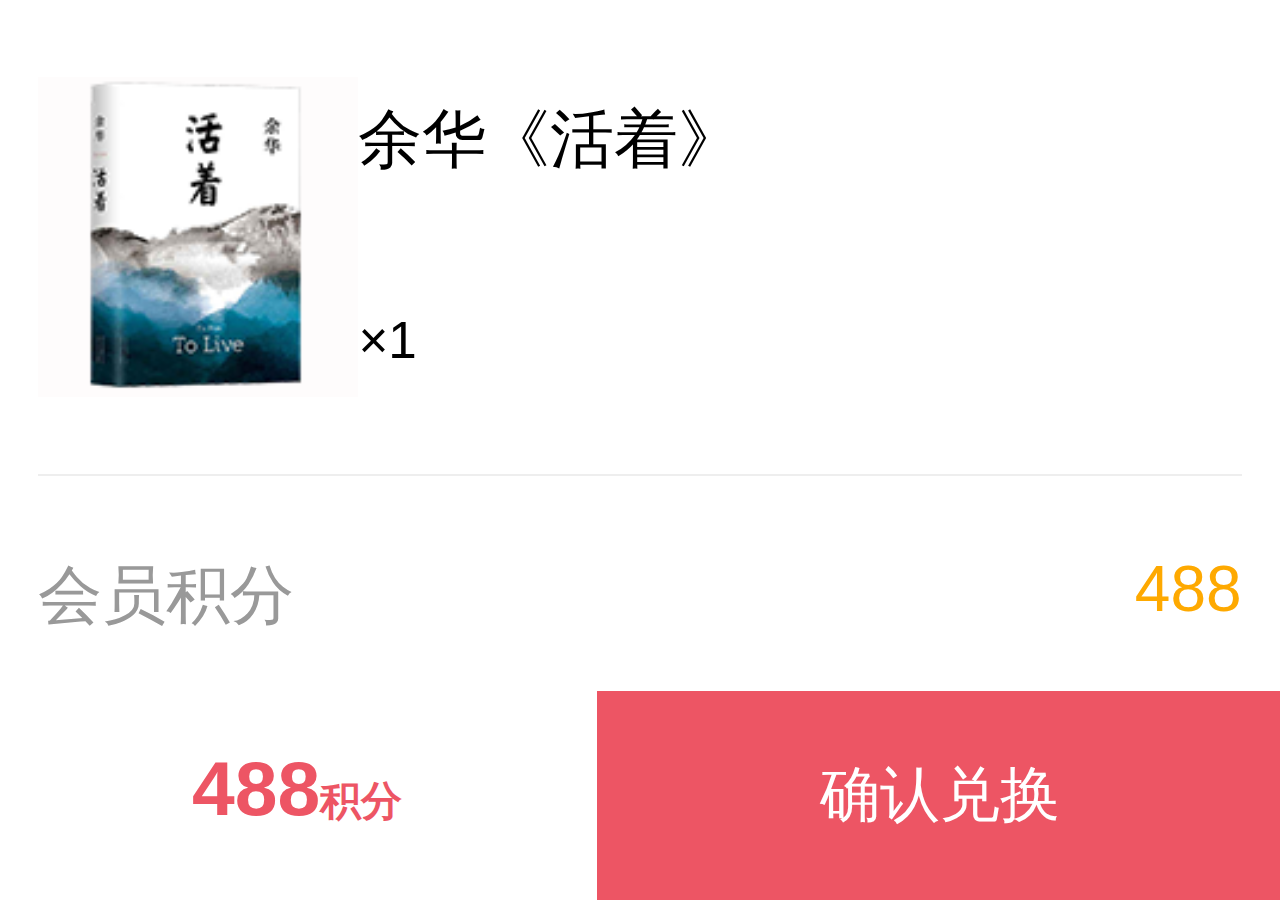
<file: html/confirm.html>
<!DOCTYPE html>
<html lang="en">
<head>
    <meta charset="UTF-8">
    <meta name="viewport" content="width=device-width, maximum-scale=1, minimum-scale=1, user-scalable=no">
    <title>积分换购</title>
    <script src="../js/flex.js"></script>
    <link rel="stylesheet" href="../css/reset.css">
    <link rel="stylesheet" href="../css/confirm.css">
</head>
<body>
    <div class="content">
        <div class="box">
        <img src="../images/exchangeGoods.png" alt="" class="exchangeGoods">
        <div class="infoMain">
            <p>余华《活着》</p>
            <p class="num">×1</p>
        </div>

        </div>
        <div class="need">
            <span class="title">会员积分</span>
            <span class="price">488</span>
        </div>
    </div>
    <div class="buyBox">
        <div class="buyLeft">

            <span class="num2">488<span class="unit2">积分</span></span>
        </div>
        <a class="sendBuy canBuy" href="submit.html">确认兑换</a>
    </div>
</body>
</html>
</file>
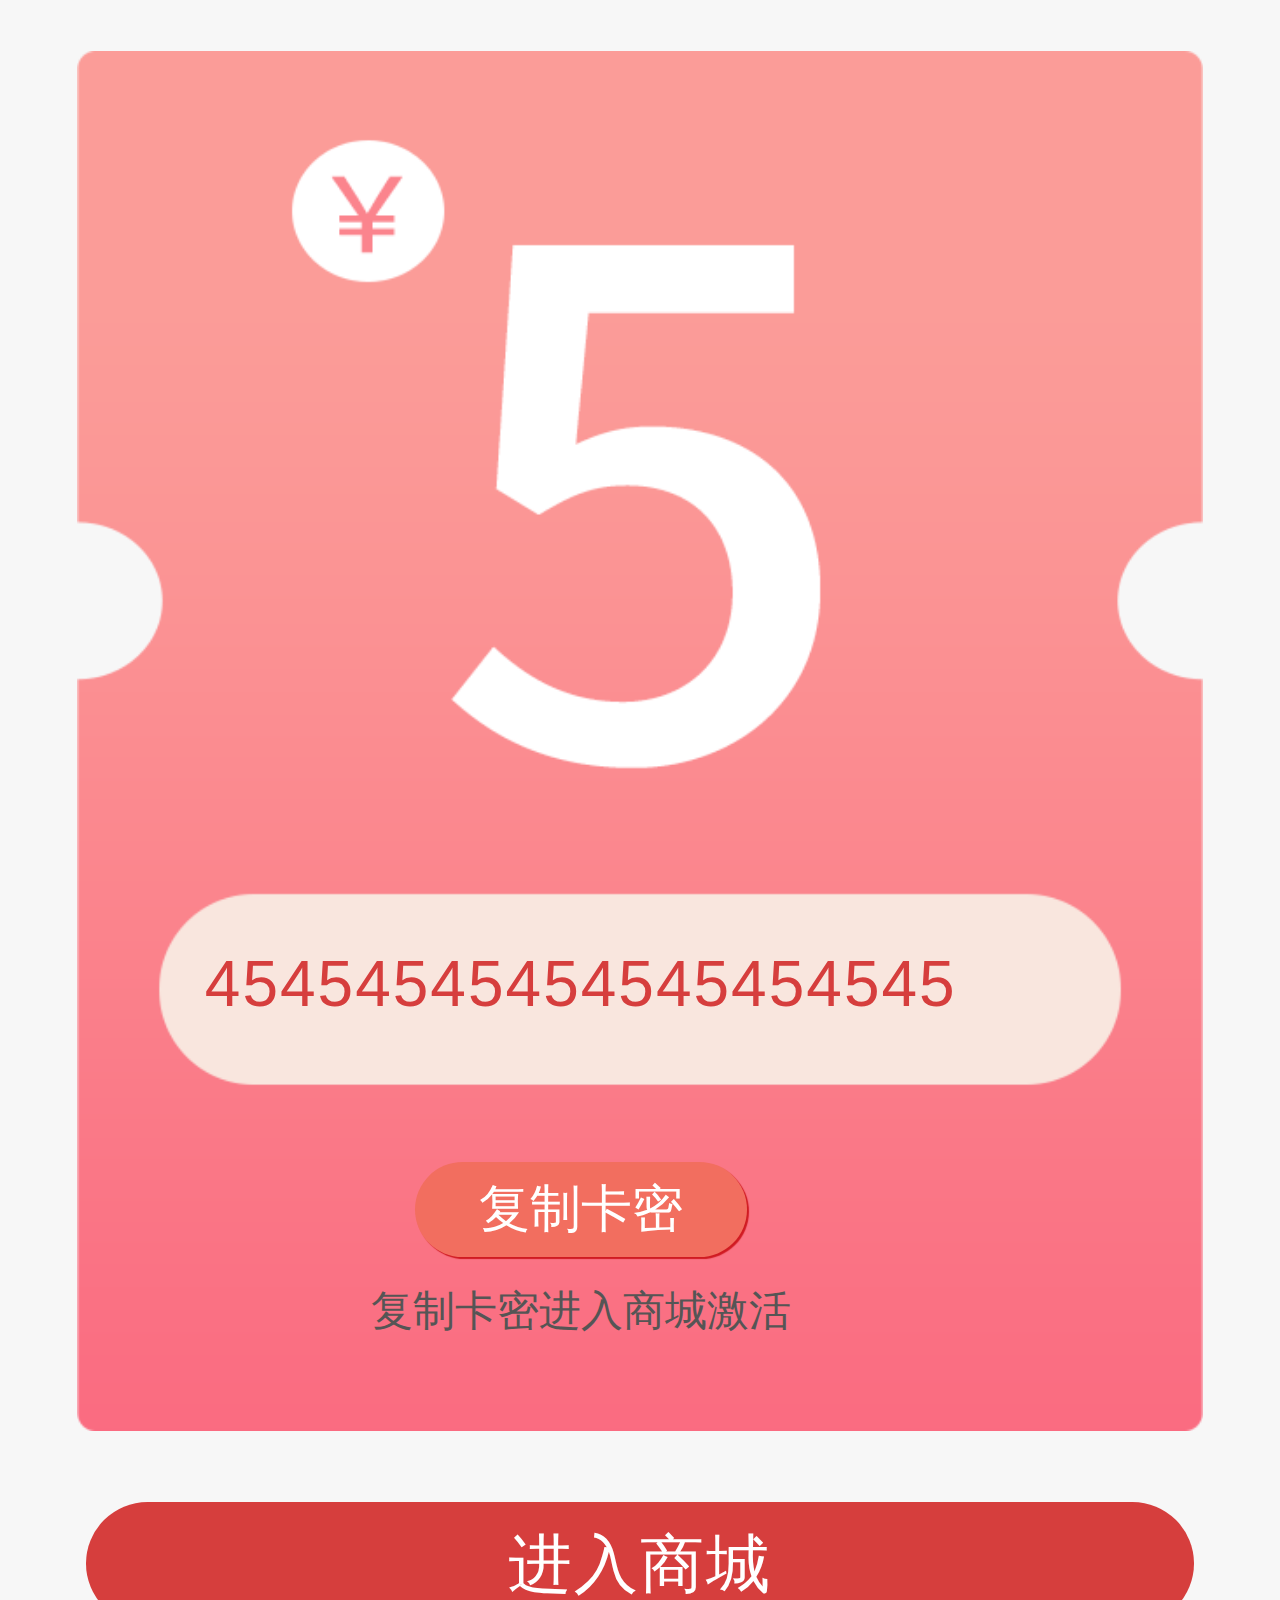
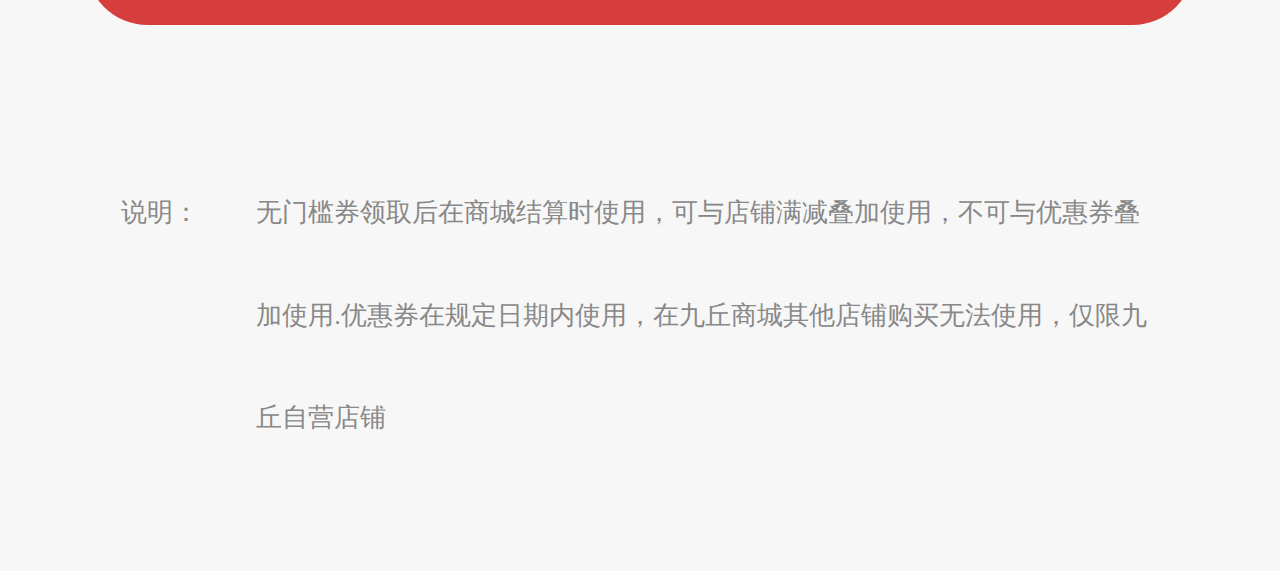
<file: html/coupon.html>
<!DOCTYPE html>
<html lang="en">
<head>
    <meta charset="UTF-8">
    <meta name="viewport" content="width=device-width, maximum-scale=1, minimum-scale=1, user-scalable=no">
    <title>换购成功</title>
    <script src="../js/flex.js"></script>
    <script src="../js/jquery.min.js"></script>
    <script src="../js/clipboard.min.js"></script>
    <link rel="stylesheet" href="../css/reset.css">
    <link rel="stylesheet" href="../css/exchanged.css">
</head>
<body>
    <div class="header">
        <img class="headerImg" src="../images/rmb5.png" alt="">
        <div class="prizeBox">
            <div class="prize" id="copyVal">45454545454545454545</div>
            <button class="copy" data-clipboard-action="copy" data-clipboard-target="#copyVal">复制卡密</button>
            <p class="tips">复制卡密进入商城激活</p>
        </div>
    </div>
    <div class="content">
        <a href="http://www.joqiu.com.cn/wap/tmpl/member/voucher_pwex.html" class="toShop">进入商城</a>
        <div class="tips2">
            <span class="tipsHead">说明：</span>
            <span class="tipsMain">无门槛券领取后在商城结算时使用，可与店铺满减叠加使用，不可与优惠券叠加使用.优惠券在规定日期内使用，在九丘商城其他店铺购买无法使用，仅限九丘自营店铺</span>
        </div>
    </div>
    <script>
        var clipboard = new ClipboardJS('.copy');

        clipboard.on('success', function(e) {
            console.info('Action:', e.action);
            console.info('Text:', e.text);
            console.info('Trigger:', e.trigger);
            alert("复制成功")
            e.clearSelection();
        });

        clipboard.on('error', function(e) {
            console.error('Action:', e.action);
            console.error('Trigger:', e.trigger);
            alert('复制失败，请手动复制兑换码')
        });
    </script>
</body>
</html>
</file>
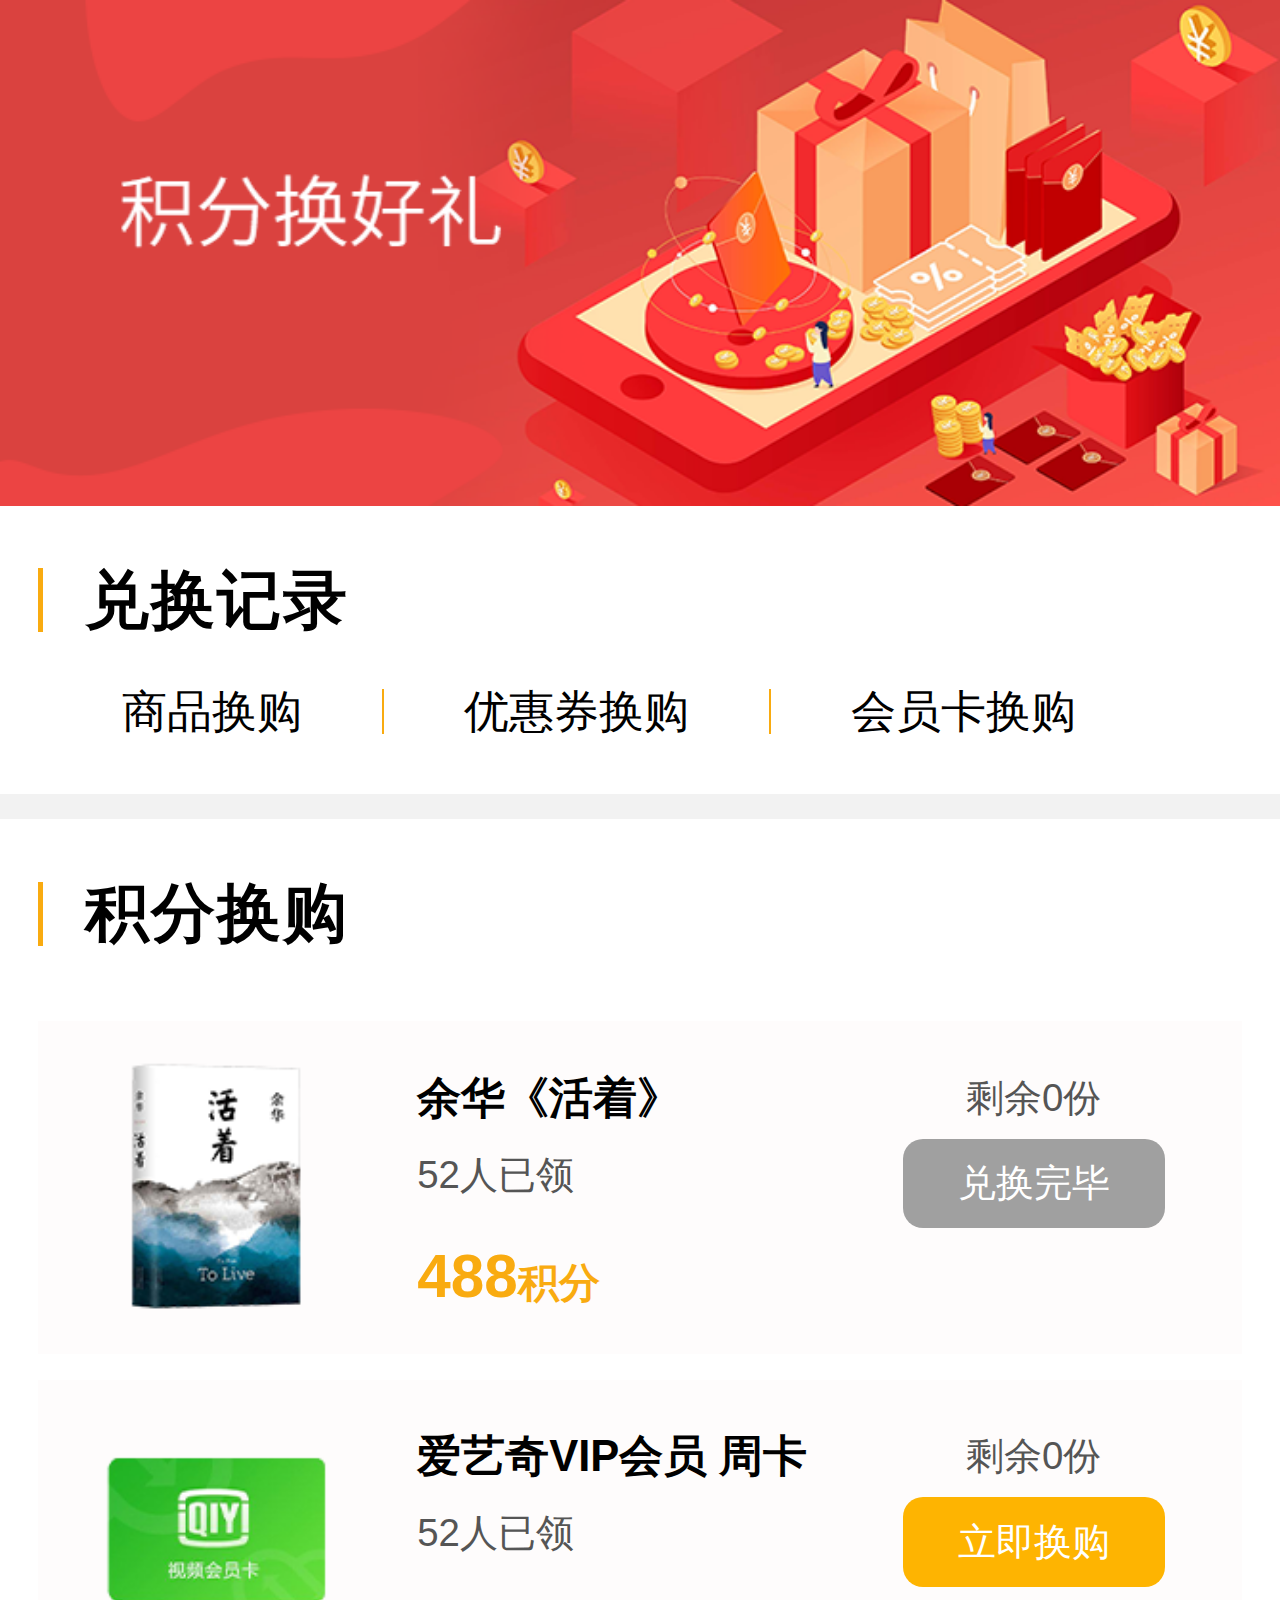
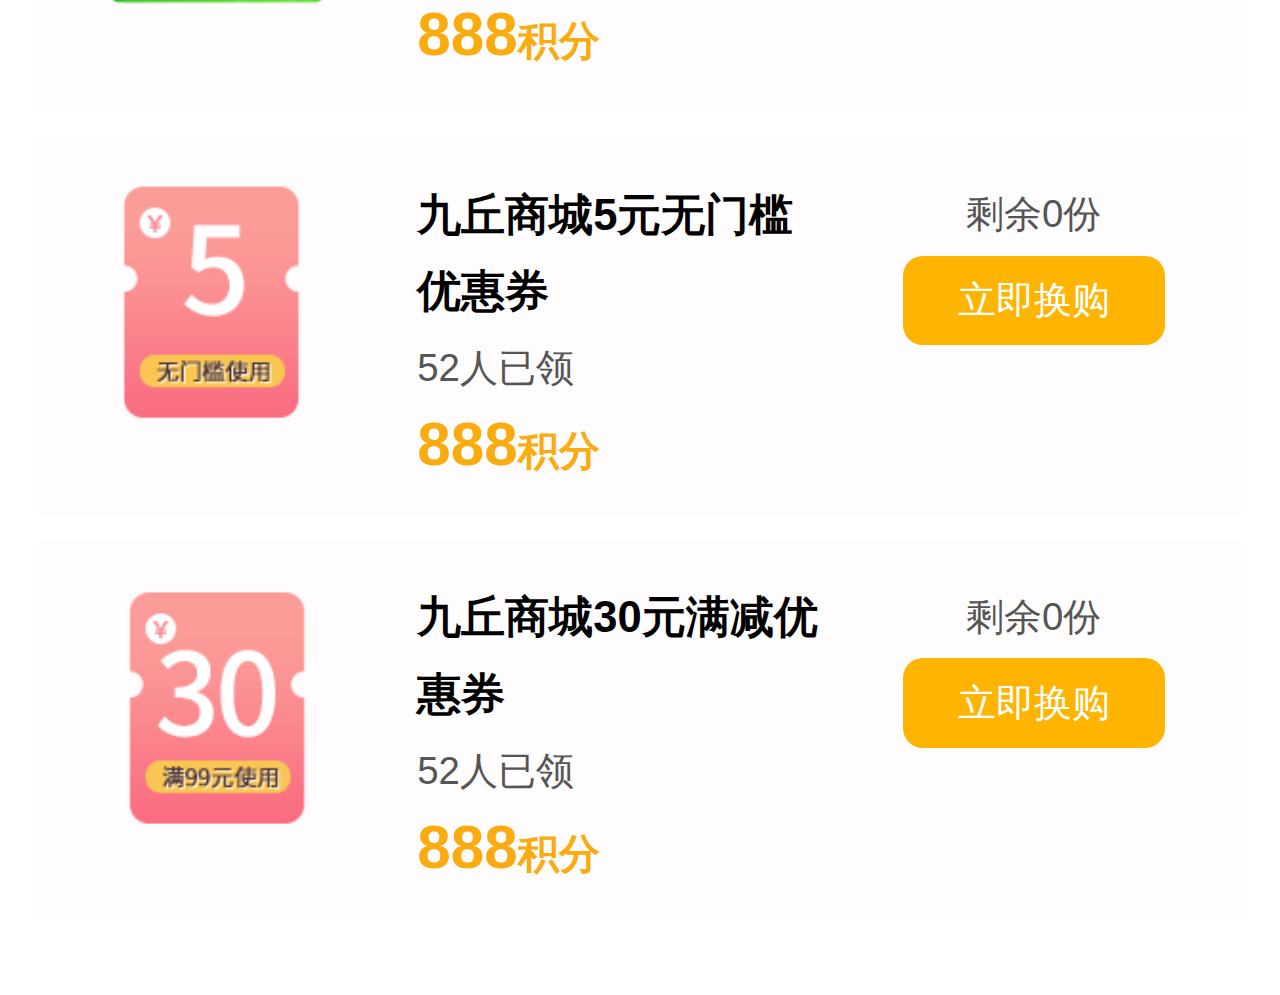
<file: html/goodsList.html>
<!DOCTYPE html>
<html lang="en">
<head>
    <meta charset="UTF-8">
    <meta name="viewport" content="width=device-width, maximum-scale=1, minimum-scale=1, user-scalable=no">
    <title>积分换购</title>
    <script src="../js/flex.js"></script>
    <link rel="stylesheet" href="../css/reset.css">
    <link rel="stylesheet" href="../css/goodsList.css">
</head>
<body>
<div class="header">
    <img src="../images/goodsListHead.png" alt="">
</div>
<div class="content">
    <div class="exchangeRecord">
        <span class="icon3"></span>
        <h3 class="title">兑换记录</h3>
        <ul class="queryBox">
            <li class="query"><a href="./record.html">商品换购</a></li>
            <span class="icon"></span>
            <li class="query"><a href="./record.html">优惠券换购</a></li>
            <span class="icon"></span>
            <li class="query"><a href="./record.html">会员卡换购</a></li>
        </ul>
    </div>
    <div class="goodsContent">
        <span class="icon3"></span>
        <h3 class="title">积分换购</h3>
        <ul>
            <li class="goodsList">
            <img src="../images/exchangeGoods.png" alt="" class="goodsImg">
            <div class="goodsInfo">
                <p class="goodsTitle">余华《活着》</p>
                <p class="takenNum">52人已领</p>
                <span class="num">488<span class="unit">积分</span></span>
            </div>
            <div class="btnBox">
                <p class="stock">剩余0份</p>
                <a href="./goods.html" class="cant">兑换完毕</a>
            </div>
            </li>
            <li class="goodsList">
                <img src="../images/exchangeGoods2.png" alt="" class="goodsImg bigImg">
                <div class="goodsInfo">
                    <p class="goodsTitle">爱艺奇VIP会员 周卡</p>
                    <p class="takenNum">52人已领</p>
                    <span class="num">888<span class="unit">积分</span></span>
                </div>
                <div class="btnBox">
                    <p class="stock">剩余0份</p>
                    <a href="./videoVip.html" class="can">立即换购</a>
                </div>
            <li class="goodsList">
                <img src="../images/exchangeGoods3.png" alt="" class="goodsImg bigImg">
                <div class="goodsInfo">
                    <p class="goodsTitle">九丘商城5元无门槛优惠券</p>
                    <p class="takenNum">52人已领</p>
                    <span class="num ma-0">888<span class="unit">积分</span></span>
                </div>
                <div class="btnBox">
                    <p class="stock">剩余0份</p>
                    <a href="./voucher.html" class="can">立即换购</a>
                </div>
            </li>
            <li class="goodsList">
                <img src="../images/exchangeGoods4.png" alt="" class="goodsImg bigImg">
                <div class="goodsInfo">
                    <p class="goodsTitle">九丘商城30元满减优惠券</p>
                    <p class="takenNum">52人已领</p>
                    <span class="num ma-0">888<span class="unit">积分</span></span>
                </div>
                <div class="btnBox">
                    <p class="stock">剩余0份</p>
                    <a href="./voucher.html" class="can">立即换购</a>
                </div>
            </li>
        </ul>
    </div>
</div>
</body>
</html>
</file>
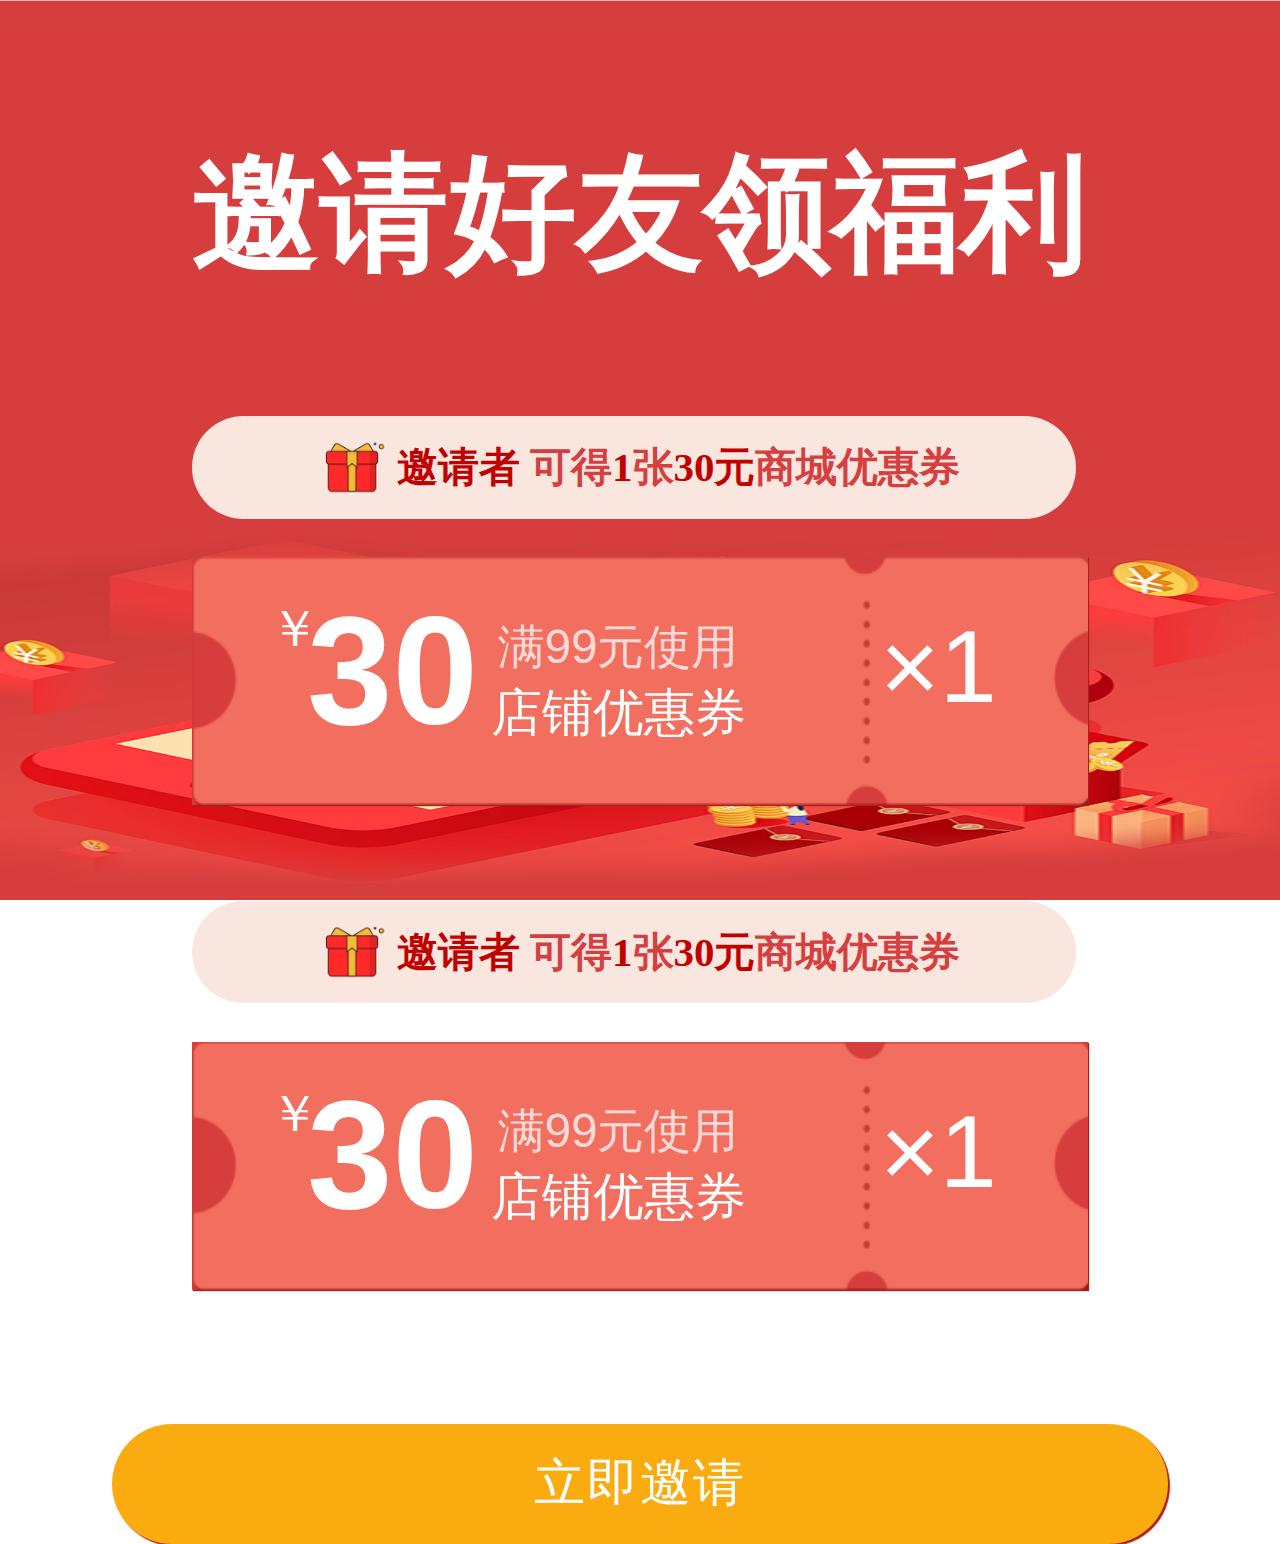
<file: html/invite.html>
<!DOCTYPE html>
<html lang="en">
<head>
    <meta charset="UTF-8">
    <meta name="viewport" content="width=device-width,initial-scale=1.0, minimum-scale=1.0, maximum-scale=1.0, user-scalable=no, viewport-fit=cover">
    <title>邀请有礼</title>
    <script src="../js/flex.js"></script>
    <link rel="stylesheet" href="../css/reset.css">
    <link rel="stylesheet" href="../css/invite.css">
</head>
<body>
    <div class="content">
        <h1 class="title">邀请好友领福利</h1>
        <div class="box">
            <h3 class="couponTitle">
                <img class="icon" src="../images/gift.png" />
                <span class="text1">邀请者</span>
                <span>可得<span class="textNum">1</span>张<span class="textRMB">30元</span>商城优惠券</span>
            </h3>
            <div class="coupon">
                <i class="iconRmb">￥</i><span class="num">30</span>
                <div class="tipsBox">
                    <p class="tips1">满99元使用</p>
                    <p class="tips2">店铺优惠券</p>
                </div>
                <span class="num2">×1</span>
            </div>
        </div>
        <div class="box">
            <h3 class="couponTitle">
                <img class="icon" src="../images/gift.png" />
                <span class="text1">邀请者</span>
                <span>可得<span class="textNum">1</span>张<span class="textRMB">30元</span>商城优惠券</span>
            </h3>
            <div class="coupon">
                <i class="iconRmb">￥</i><span class="num">30</span>
                <div class="tipsBox">
                    <p class="tips1">满99元使用</p>
                    <p class="tips2">店铺优惠券</p>
                </div>
                <span class="num2">×1</span>
            </div>
        </div>
    </div>
<button class="inviteBtn">立即邀请</button>
</body>
</html>
</file>
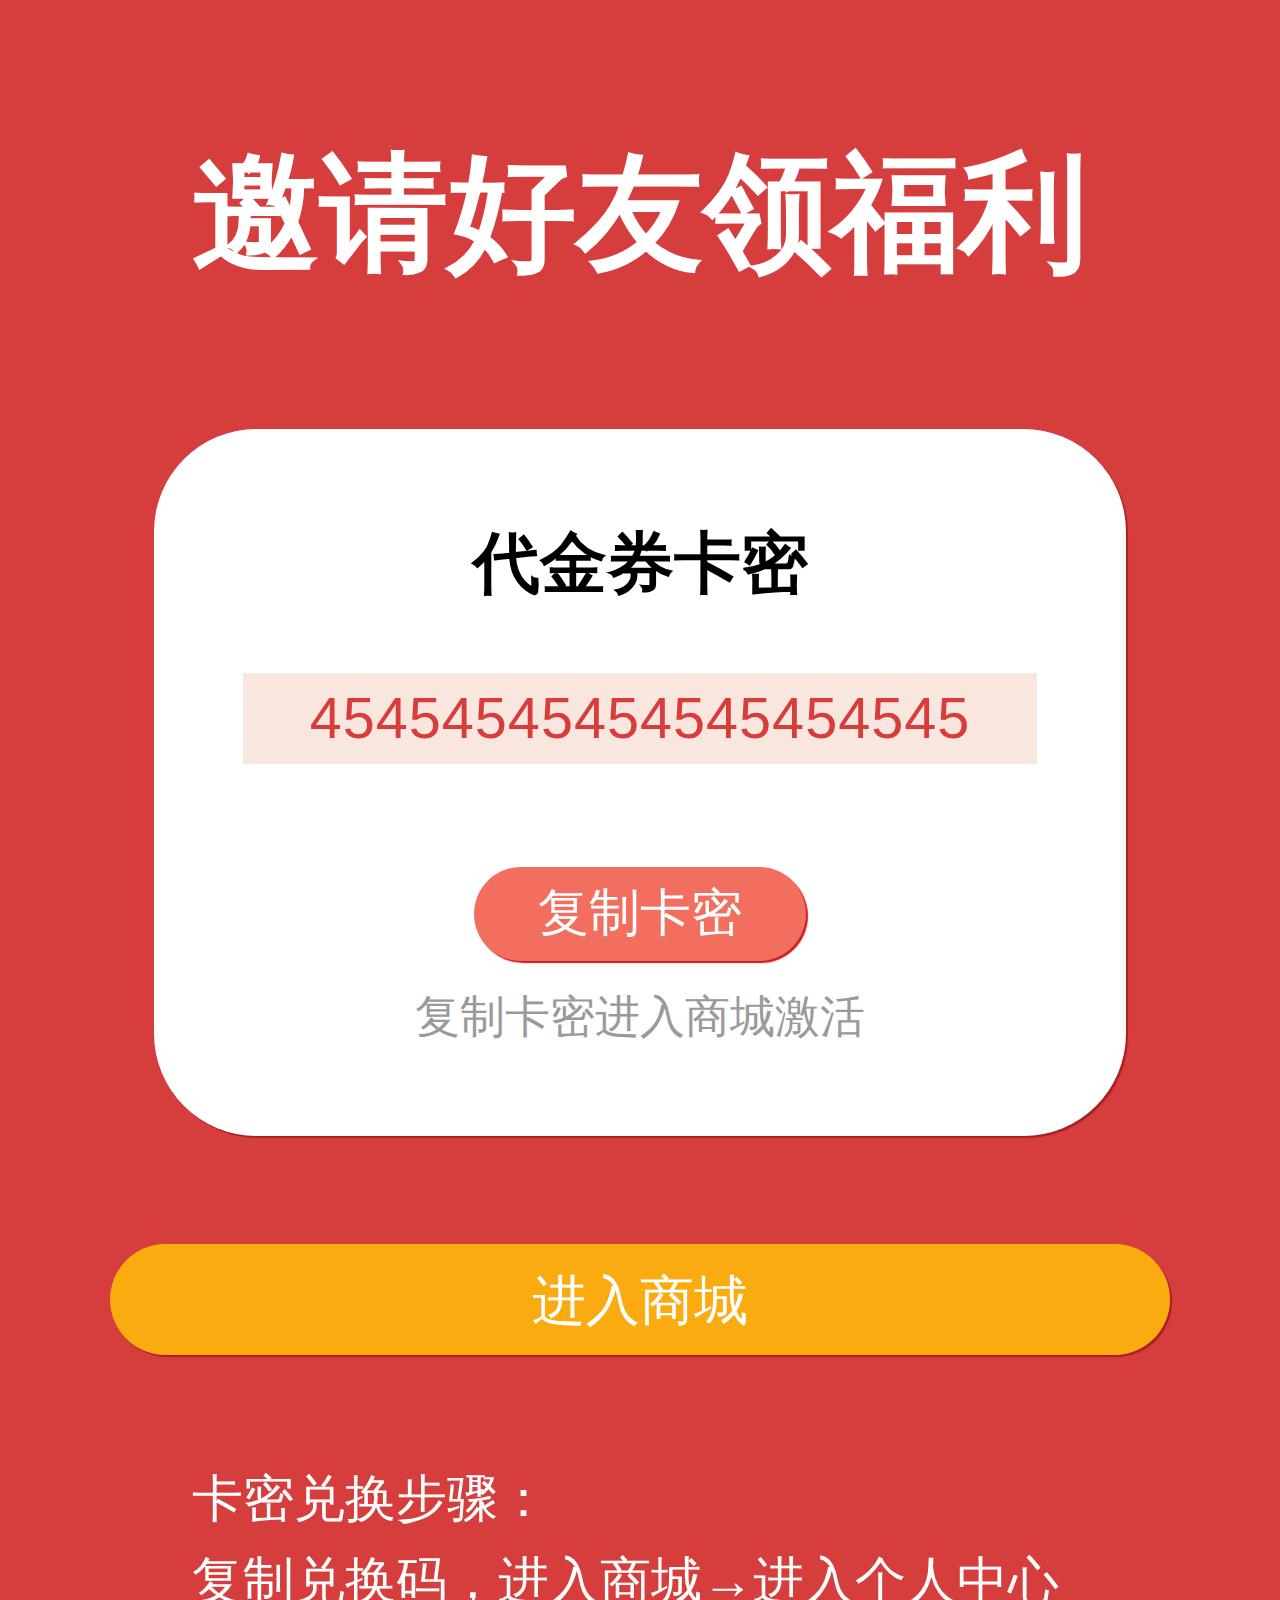
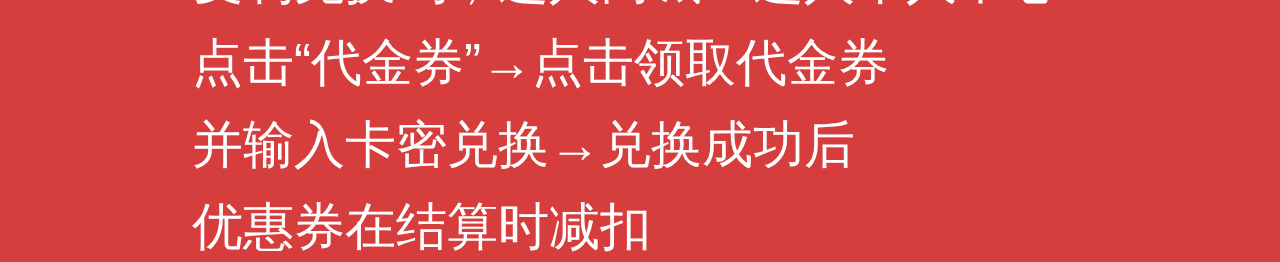
<file: html/inviteSuccess.html>
<!DOCTYPE html>
<html lang="en">
<head>
    <meta charset="UTF-8">
    <meta name="viewport" content="width=device-width,initial-scale=1.0, minimum-scale=1.0, maximum-scale=1.0, user-scalable=no, viewport-fit=cover">
    <title>邀请有礼</title>
    <script src="../js/flex.js"></script>
    <script src="../js/jquery.min.js"></script>
    <script src="../js/clipboard.min.js"></script>
    <link rel="stylesheet" href="../css/reset.css">
    <link rel="stylesheet" href="../css/inviteSuccess.css">
</head>
<body>
<div class="successContent">
    <h1 class="title">邀请好友领福利</h1>

    <div class="successBox">
            <p class="successTitle">代金券卡密</p>
            <div class="prize" id="copyVal">45454545454545454545</div>
            <button class="copy" data-clipboard-action="copy" data-clipboard-target="#copyVal">复制卡密</button>
            <p class="tips">复制卡密进入商城激活</p>
    </div>
</div>
<a href="http://www.joqiu.com.cn/wap/tmpl/member/voucher_pwex.html" class="inviteBtn">进入商城</a>
<div class="useTips">
    <p>卡密兑换步骤：</p>
    <p>复制兑换码，进入商城→进入个人中心</p>
    <p>点击“代金券”→点击领取代金券</p>
    <p>并输入卡密兑换→兑换成功后</p>
    <p>优惠券在结算时减扣</p>
</div>
</body>
<script>
    var clipboard = new ClipboardJS('.copy');

    clipboard.on('success', function(e) {
        console.info('Action:', e.action);
        console.info('Text:', e.text);
        console.info('Trigger:', e.trigger);
        alert("复制成功")
        e.clearSelection();
    });

    clipboard.on('error', function(e) {
        console.error('Action:', e.action);
        console.error('Trigger:', e.trigger);
        alert('复制失败，请手动复制兑换码')
    });
</script>
</html>
</file>
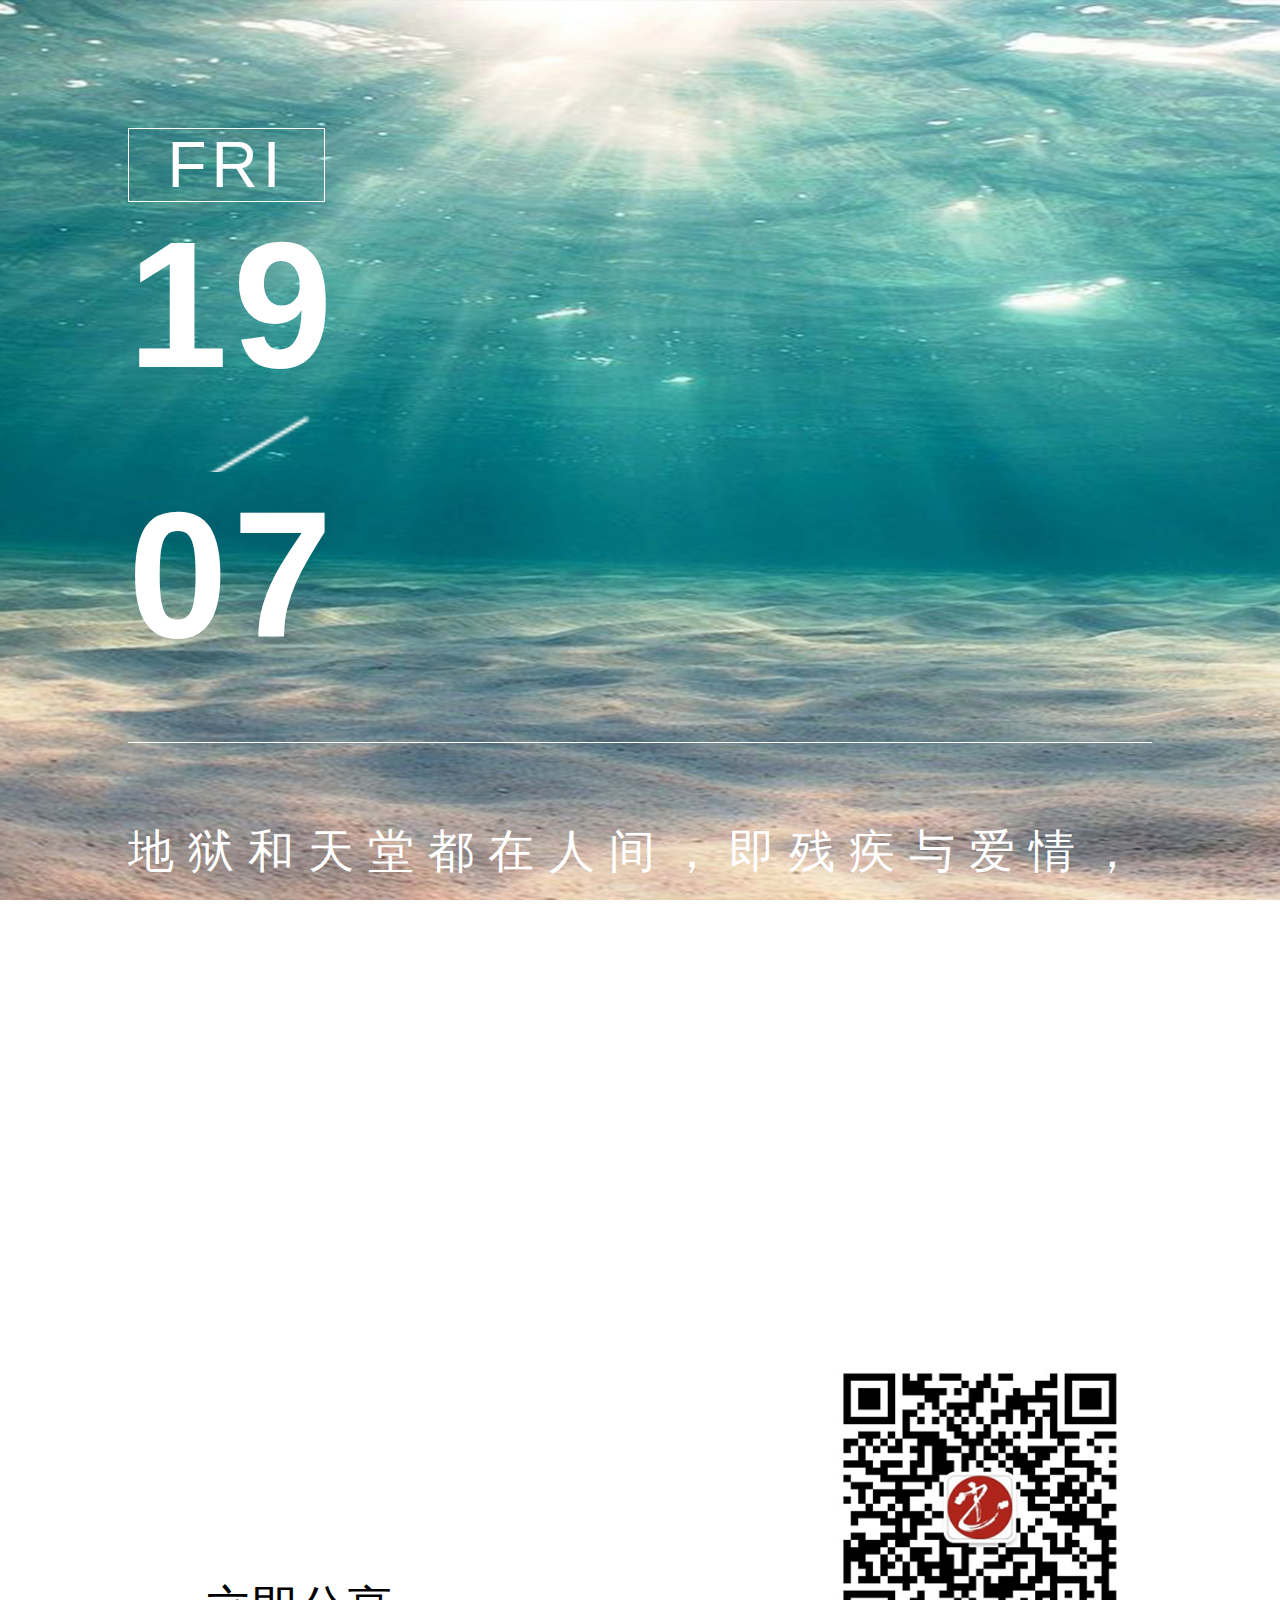
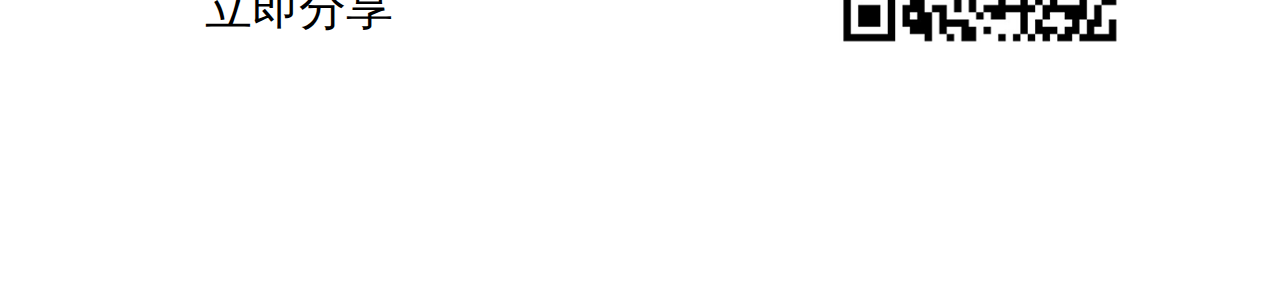
<file: html/poster.html>
<!DOCTYPE html>
<html lang="en">
<head>
    <meta charset="UTF-8">
    <meta name="viewport" content="width=device-width,initial-scale=1,viewport-fit=cover">
    <title>每日签到</title>
    <script src="../js/jquery.min.js"></script>
    <script src="../js/flex.js"></script>
    <link rel="stylesheet" href="../css/reset.css">
    <link rel="stylesheet" href="../css/poster.css">
</head>
<body>
<div class="content">
    <div class="info">
        <div><span class="week">FRI</span></div>
        <p class="date">19</p>
        <i class="icon"></i>
        <p class="month">07</p>
        <p class="main">地狱和天堂都在人间，即残疾与爱情，即原罪与拯救。</p>
        <p class="author">——史铁生</p>
        <div class="footer">
            <button class="shareBtn">立即分享</button>
            <div class="codeBox"><img src="../images/code.png" alt="" class="code"></div>
            <img src="../images/codeTitle.png" alt="" class="codetitle">
        </div>
    </div>
</div>
<div class="shareBox">
    <div class="shareNav">
            <h3 class="shareTitle">分享至</h3>
            <ul>
                <li class="shareList"><span class="share"></span><span class="shareName">微信好友</span></li>
                <li class="shareList"><span class="share2"></span><span class="shareName">朋友圈</span></li>
                <li class="shareList"><span class="share3"></span><span class="shareName">保存相册</span></li>
            </ul>
        <div class="btnClose">取消</div>
    </div>
</div>
<script>
    $('.shareBtn').click(function () {
        $('.shareBox').show()
    })
    $('.btnClose').click(function () {
        $('.shareBox').hide()
    })
</script>
</body>
</html>
</file>
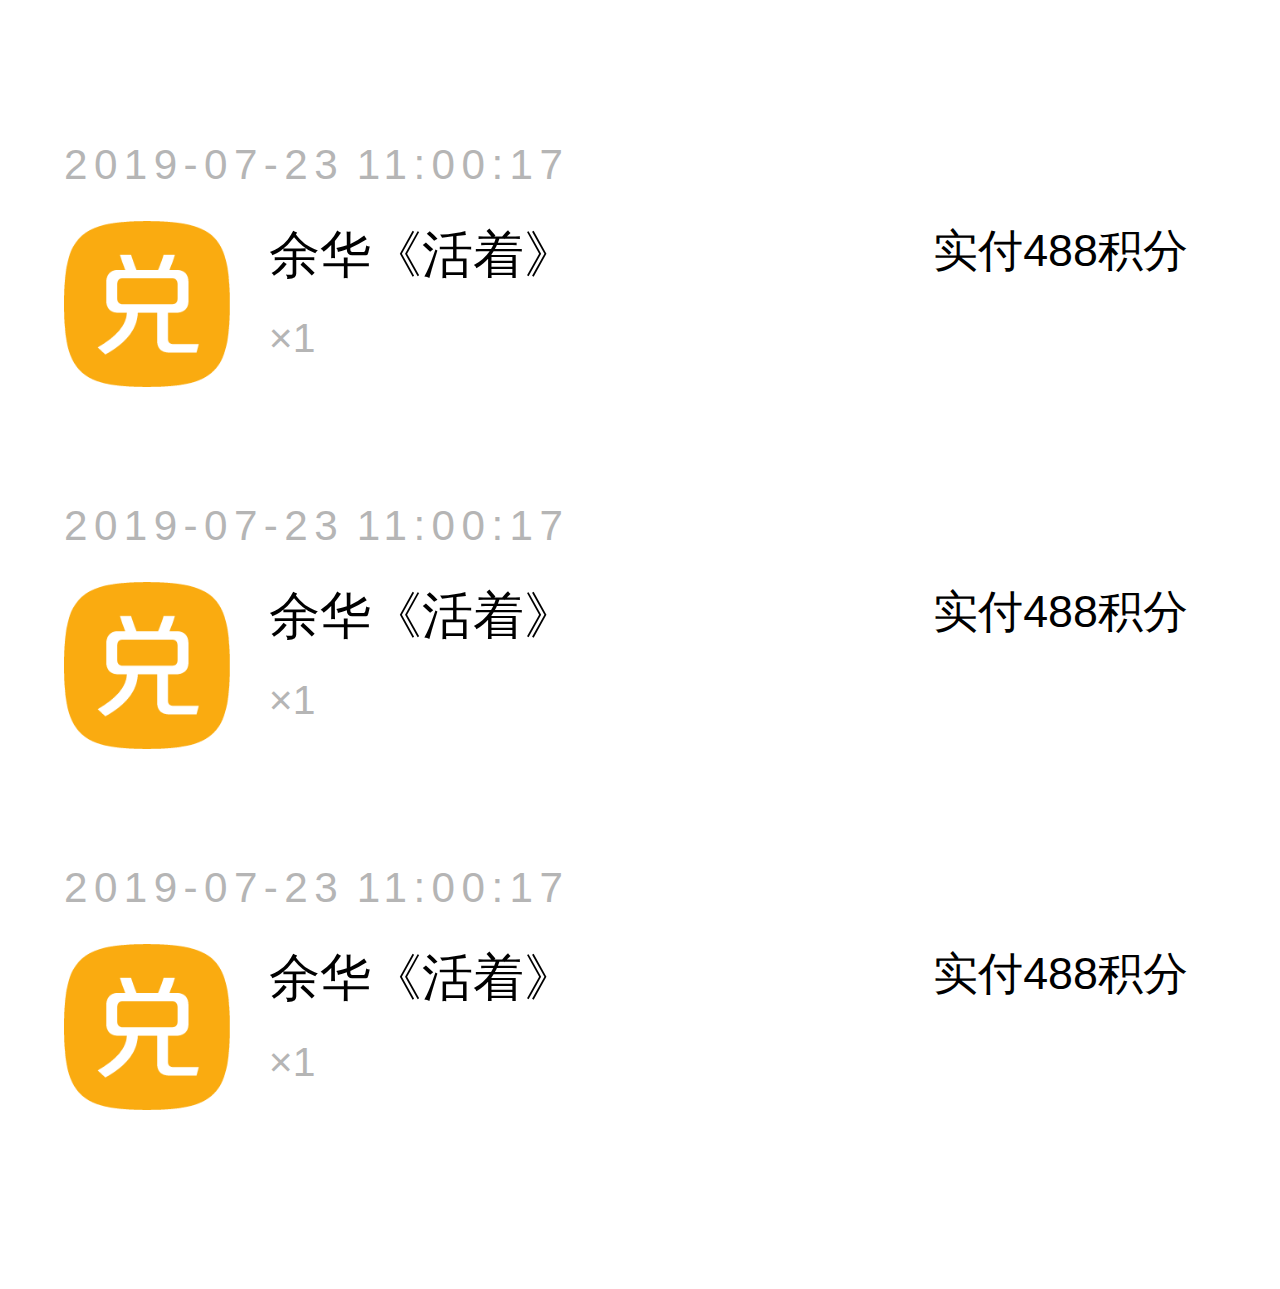
<file: html/record.html>
<!DOCTYPE html>
<html lang="en">
<head>
    <meta charset="UTF-8">
    <meta name="viewport" content="width=device-width, maximum-scale=1, minimum-scale=1, user-scalable=no">
    <title>兑换记录</title>
    <script src="../js/flex.js"></script>
    <script src="../js/jquery.min.js"></script>
    <link rel="stylesheet" href="../css/reset.css">
    <link rel="stylesheet" href="../css/record.css">
</head>
<script>
    $(function () {
        var len=$('.infoBox').length
        console.log(len==0)
        if(len==0){
            var noneBg="<img class='noneBg' src='../images/none.png'> </img>"
            $('.content').append(noneBg)
            $('body').css('background-color','#ffffff')
        }
    }  )
</script>
<body>
<div class="content">
    <ul>
        <li class="infoBox">
            <div class="buyTime"><span class="mr-15">2019-07-23</span><span>11:00:17</span></div>
            <div class="info">
                <img class="recordIcon" src="../images/recordIcon.png" alt="">
                <div class="infoMain">
                    <p class="name">余华《活着》</p>
                    <p class="num">×1</p>
                </div>
                <p class="consume">实付488积分</p>
            </div>
        </li>
        <li class="infoBox">
            <div class="buyTime"><span class="mr-15">2019-07-23</span><span>11:00:17</span></div>
            <div class="info">
                <img class="recordIcon" src="../images/recordIcon.png" alt="">
                <div class="infoMain">
                    <p class="name">余华《活着》</p>
                    <p class="num">×1</p>
                </div>
                <p class="consume">实付488积分</p>
            </div>
        </li>
        <li class="infoBox">
            <div class="buyTime"><span class="mr-15">2019-07-23</span><span>11:00:17</span></div>
            <div class="info">
                <img class="recordIcon" src="../images/recordIcon.png" alt="">
                <div class="infoMain">
                    <p class="name">余华《活着》</p>
                    <p class="num">×1</p>
                </div>
                <p class="consume">实付488积分</p>
            </div>
        </li>
    </ul>
</div>
</body>
</html>
</file>
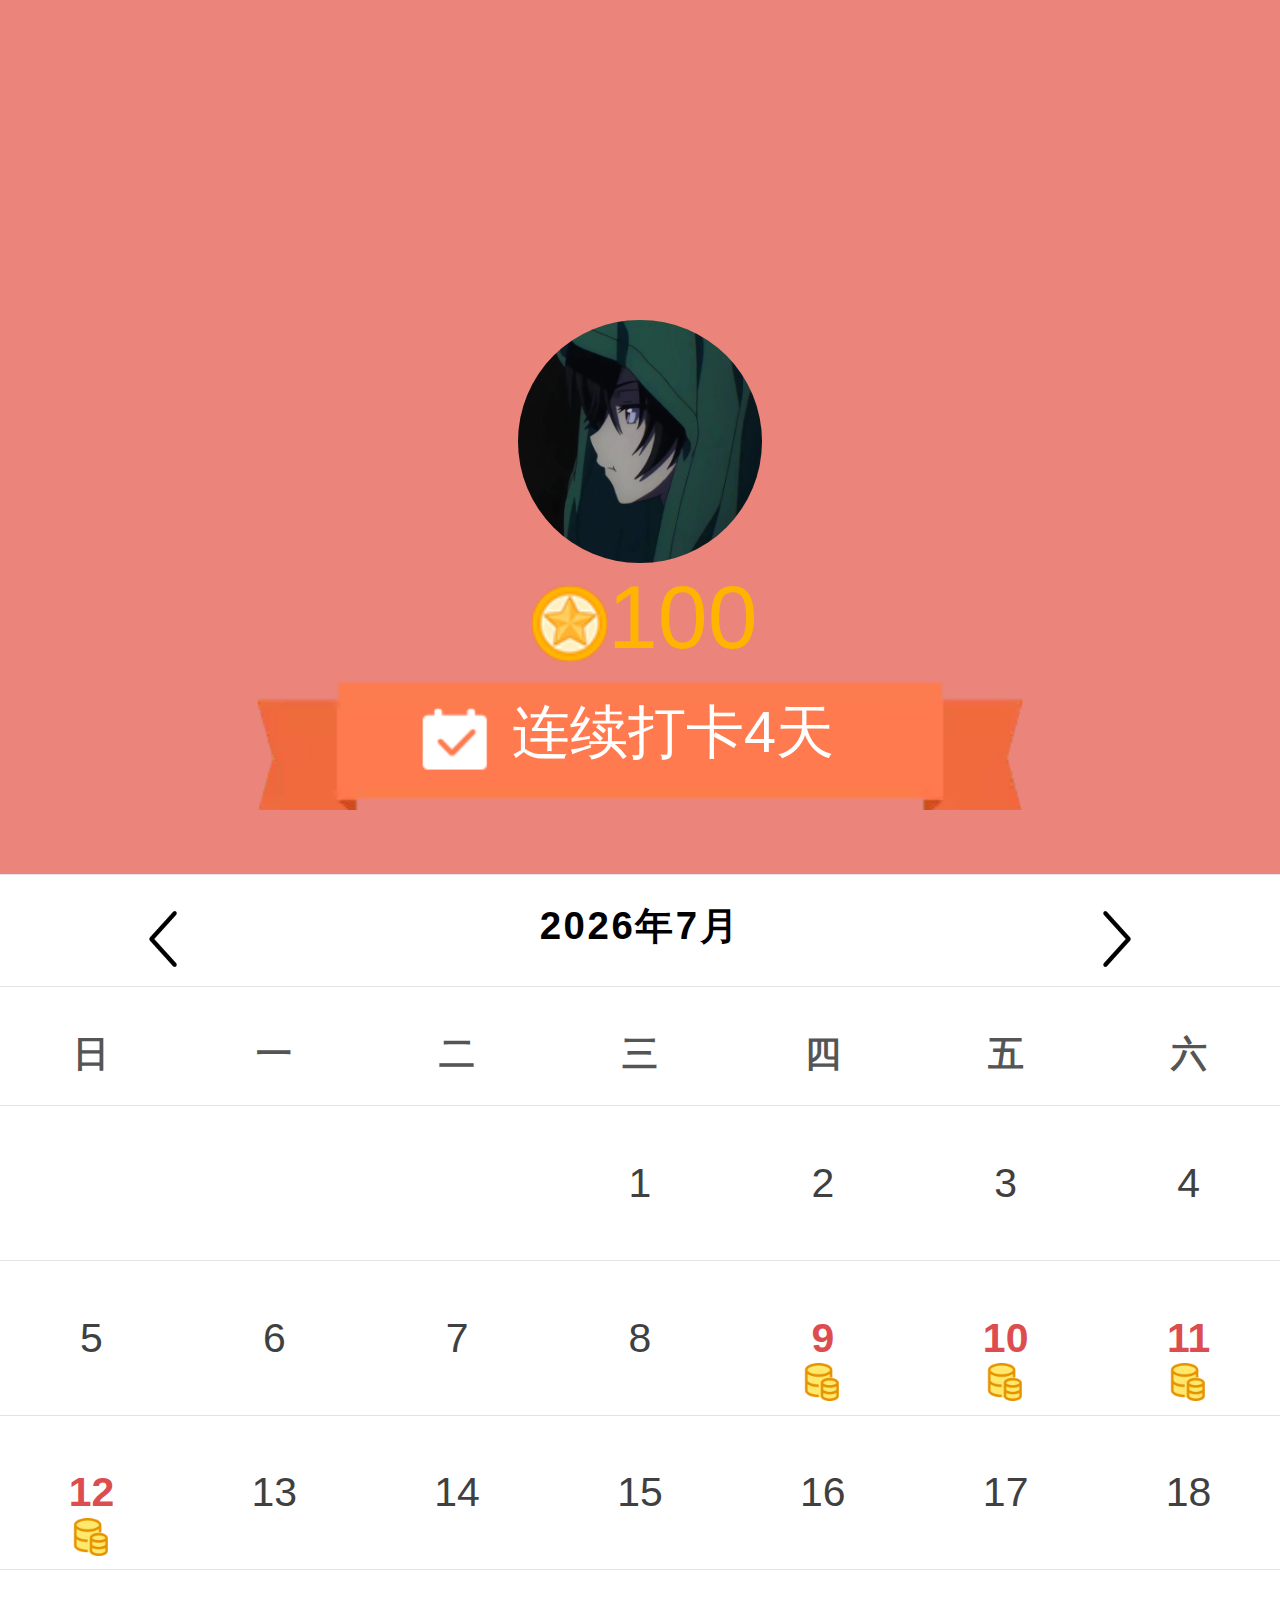
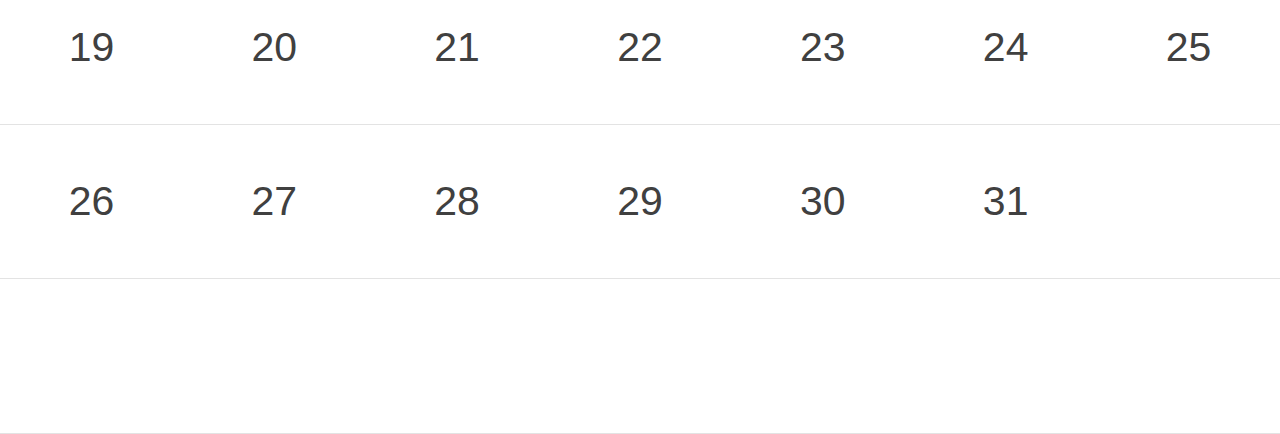
<file: html/sign.html>
<!DOCTYPE html>
<html lang="en">
<head>
    <meta charset="UTF-8">
    <meta name="viewport" content="width=device-width, maximum-scale=1, minimum-scale=1, user-scalable=no">
    <title>Title</title>
    <script src="../js/jquery.min.js"></script>
    <script src="../js/calendar.js"></script>
    <script src="../js/flex.js"></script>
    <link rel="stylesheet" href="../css/reset.css">
    <link rel="stylesheet" href="../css/websign.css">
</head>
<body>
<div class="content">
    <img class="headImg" src="../images/vx-headerImg.jpg" alt="">
    <div class="numBox"><i class="icon"></i><span class="accumulatePoints">100</span></div>
    <div class="infoBox">
        <span class="numInfo">连续打卡4天</span>
    </div>
</div>


<div style="width:100%;height:3rem;" id="calendar"></div>
<script>
    $(function() {
//			//ajax获取日历json数据
        var signList = [{
            "signDay": "9"
        }, {
            "signDay": "10"
        }, {
            "signDay": "11"
        }, {
            "signDay": "12"
        }];
        calUtil.init(signList);
    });



    $(".sign").click(function(){


    })
</script>

</body>
</html>
</file>
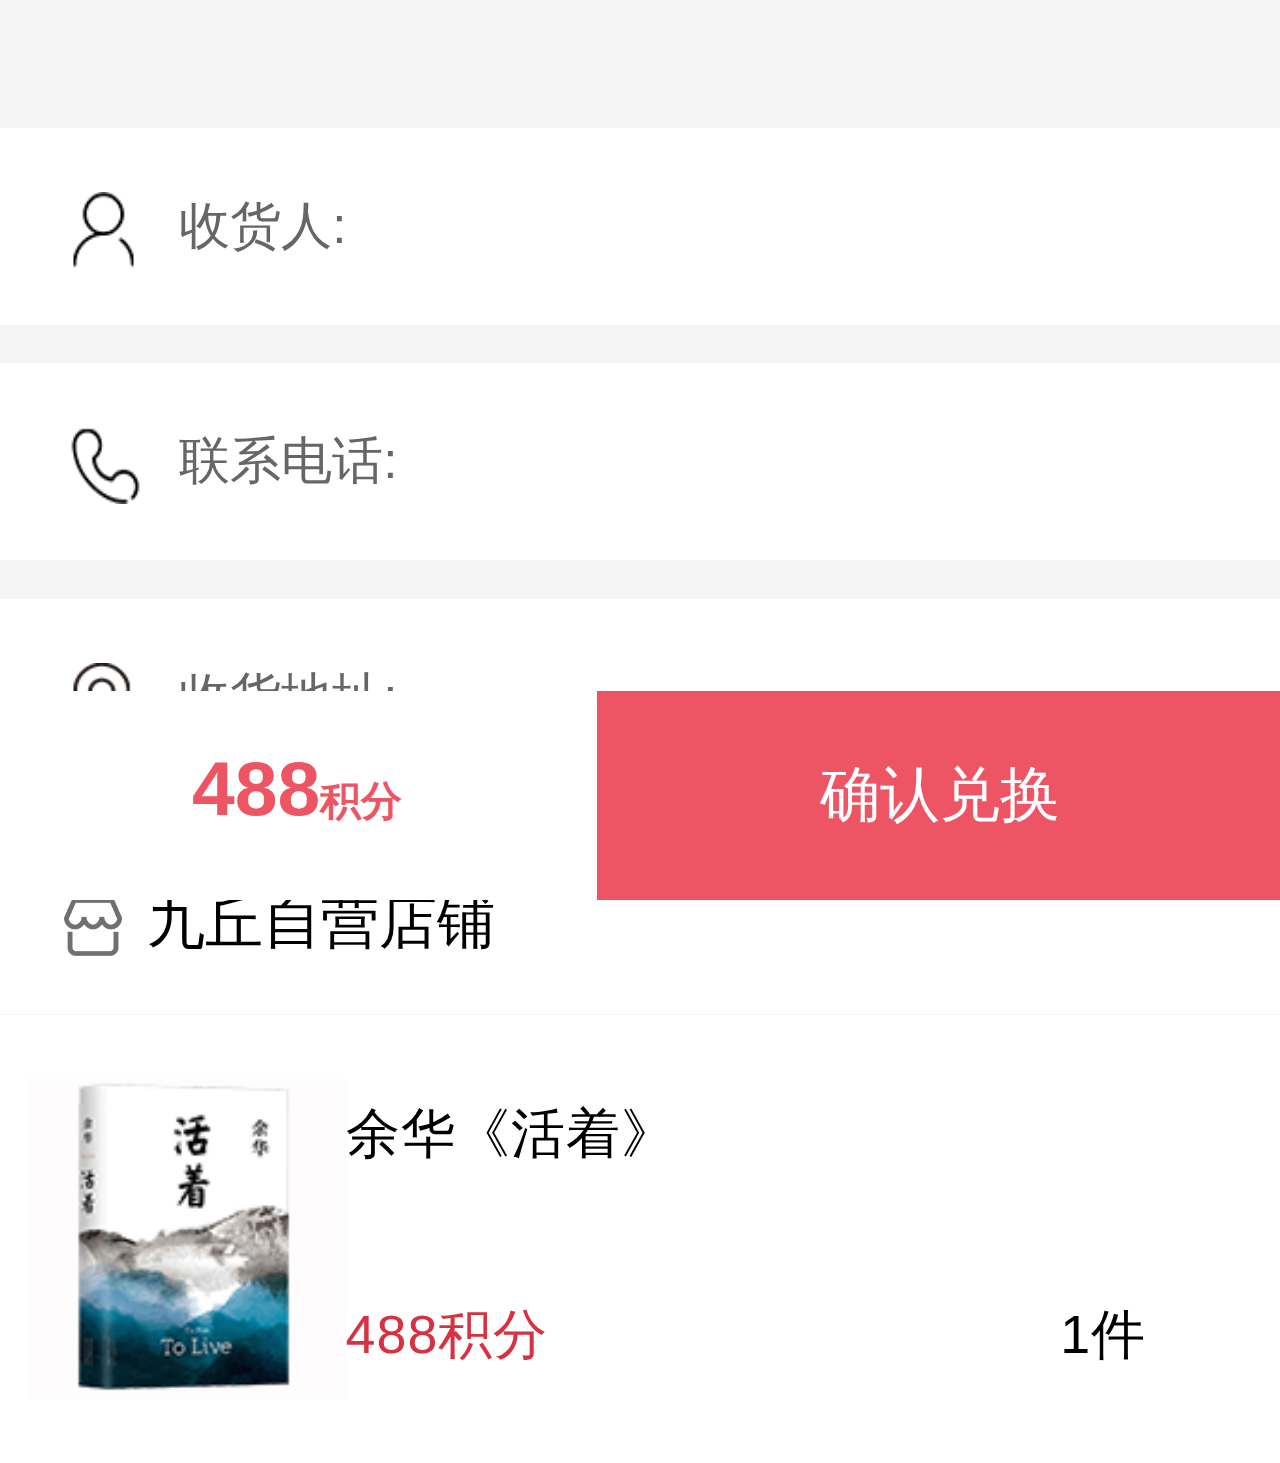
<file: html/submit.html>
<!DOCTYPE html>
<html lang="en">
<head>
    <meta charset="UTF-8">
    <meta name="viewport" content="width=device-width, maximum-scale=1, minimum-scale=1, user-scalable=no">
    <title>确认提交</title>
    <script src="../js/flex.js"></script>
    <link rel="stylesheet" href="../css/reset.css">
    <link rel="stylesheet" href="../css/submit.css">
</head>
<body>
<div class="content">
    <div class="info">
        <form action="">
            <p class="formList"><img src="../images/name.png" alt="" class="icon">收货人: <input type="text" class="name"></p>
            <p class="formList"><img src="../images/phone.png" alt="" class="icon">联系电话: <input type="text" class="phone"></p>
            <p class="formList"><img src="../images/address.png" alt="" class="icon">收货地址: <input type="text" class="address"></p>
        </form>
    </div>
    <div class="goodsInfo">
        <div class="store"><img src="../images/storeLogo.png" alt="" class="storeLogo"><span class="storeName">九丘自营店铺</span></div>
        <div class="infoBox">
            <img src="../images/exchangeGoods.png" alt="" class="exchangeGoods">
            <div class="infoMain">
                <p>余华《活着》</p>
                <p class="priceBox"><span class="price">488积分</span><span class="goodsNum">1件</span></p>
            </div>
        </div>
        </div>
    </div>
</div>
<div class="buyBox">
    <div class="buyLeft">
        <span class="num2">488<span class="unit2">积分</span></span>
    </div>
    <a class="sendBuy canBuy" href="./success.html">确认兑换</a>
</div>
</body>
</html>
</file>
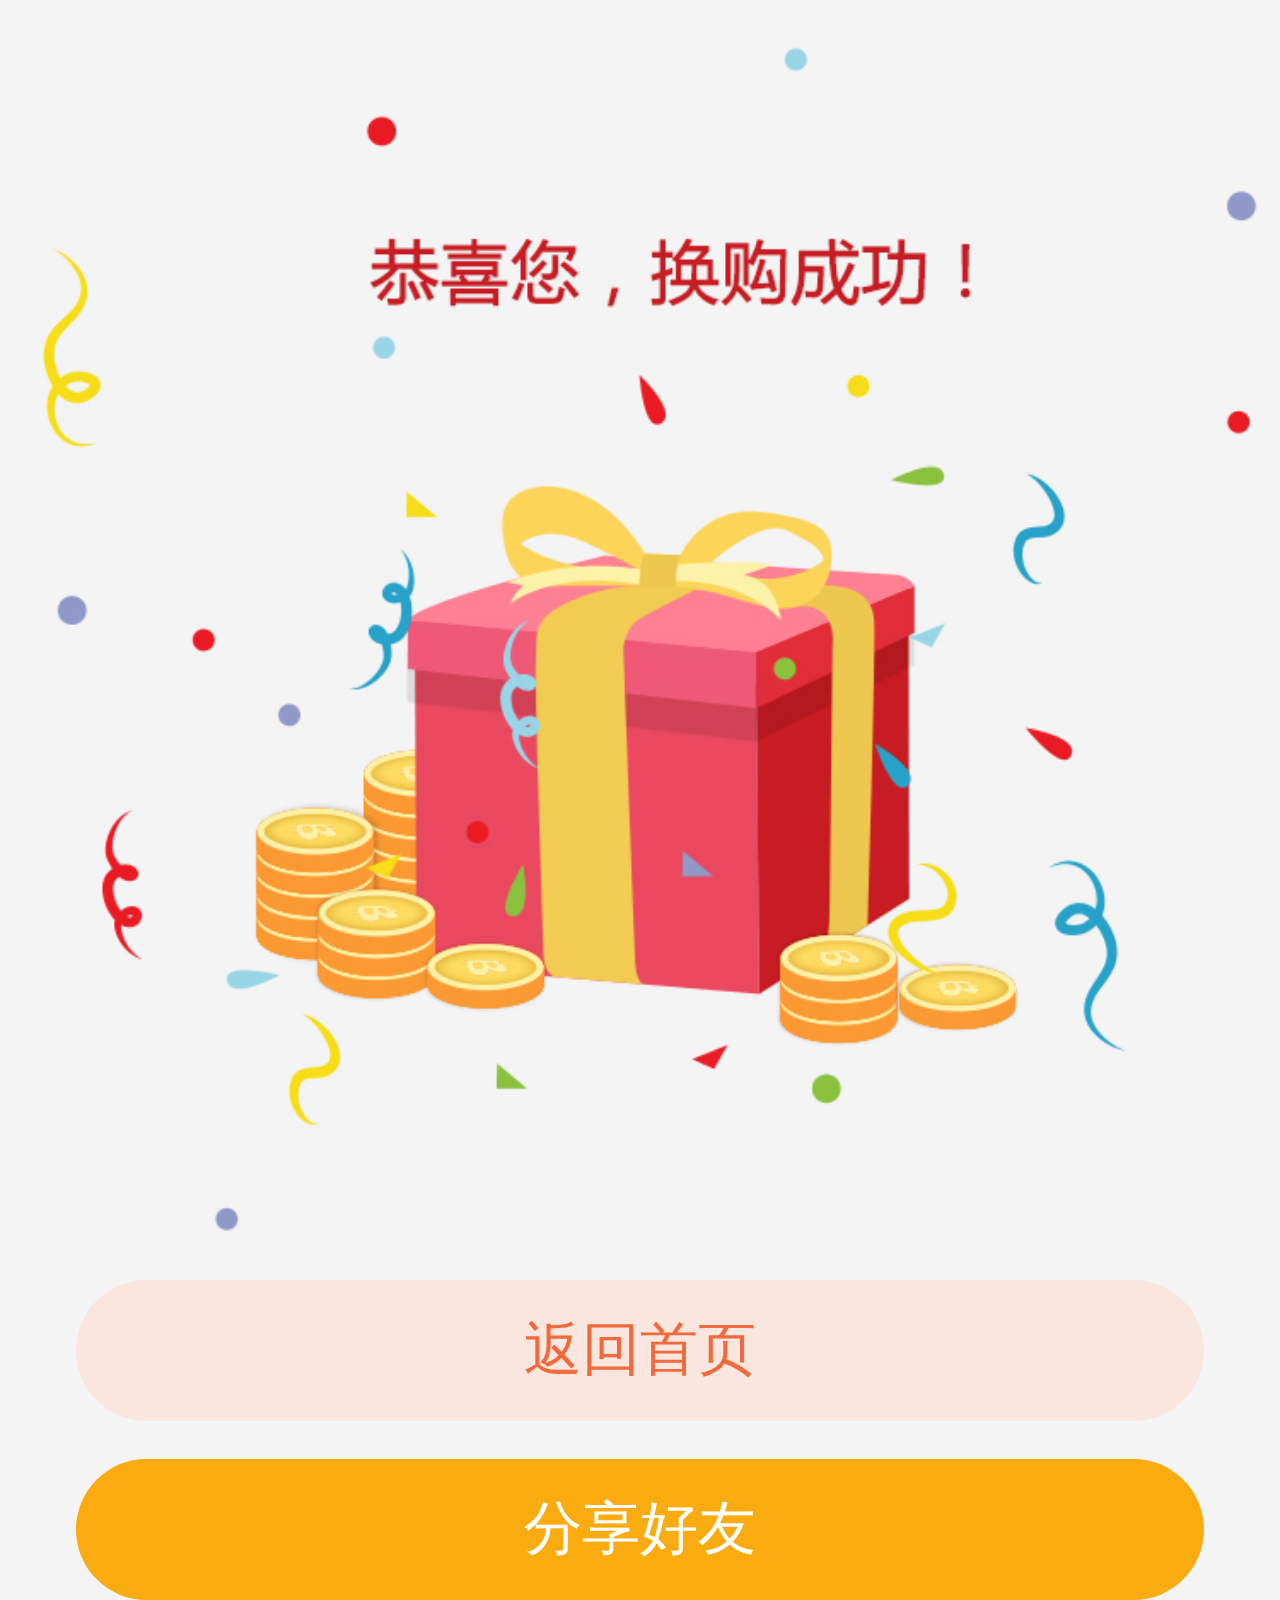
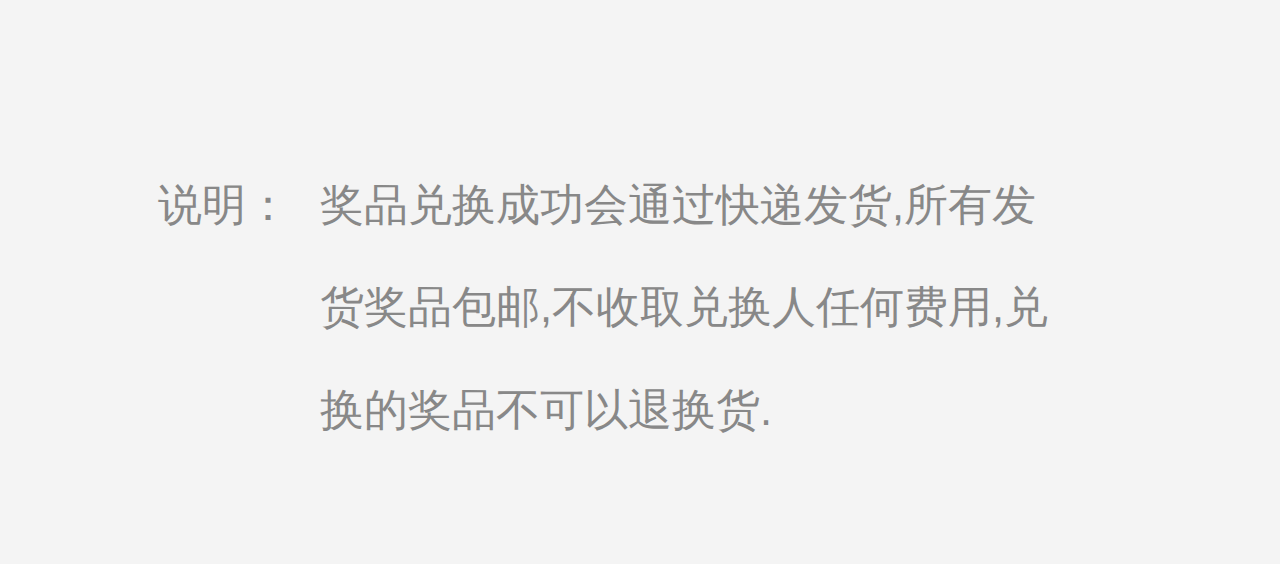
<file: html/success.html>
<!DOCTYPE html>
<html lang="en">
<head>
    <meta charset="UTF-8">
    <meta name="viewport" content="width=device-width, maximum-scale=1, minimum-scale=1, user-scalable=no">
    <title>换购成功</title>
    <script src="../js/flex.js"></script>
    <script src="../js/jquery.min.js"></script>
    <link rel="stylesheet" href="../css/reset.css">
    <link rel="stylesheet" href="../css/success.css">
</head>
<body>
<div class="header">
    <img src="../images/success.png" alt="">
</div>
<div class="btnBox">
    <a class="toIndex" href="./index.html">返回首页</a>
    <button class="shareBtn">分享好友</button>
    <div class="tips">
        <span class="tipsHead">说明：</span>
        <span class="tipsMain">奖品兑换成功会通过快递发货,所有发货奖品包邮,不收取兑换人任何费用,兑换的奖品不可以退换货.</span>
    </div>
</div>
<div class="shareBox">
    <div class="shareNav">
        <h3 class="shareTitle">分享至</h3>
        <ul>
            <li class="shareList"><span class="share"></span><span class="shareName">微信好友</span></li>
            <li class="shareList"><span class="share2"></span><span class="shareName">朋友圈</span></li>
        </ul>
        <div class="btnClose">取消</div>
    </div>
</div>
<script>
    $('.shareBtn').click(function () {
        $('.shareBox').show()
    })
    $('.btnClose').click(function () {
        $('.shareBox').hide()
    })
</script>
</body>
</html>
</file>
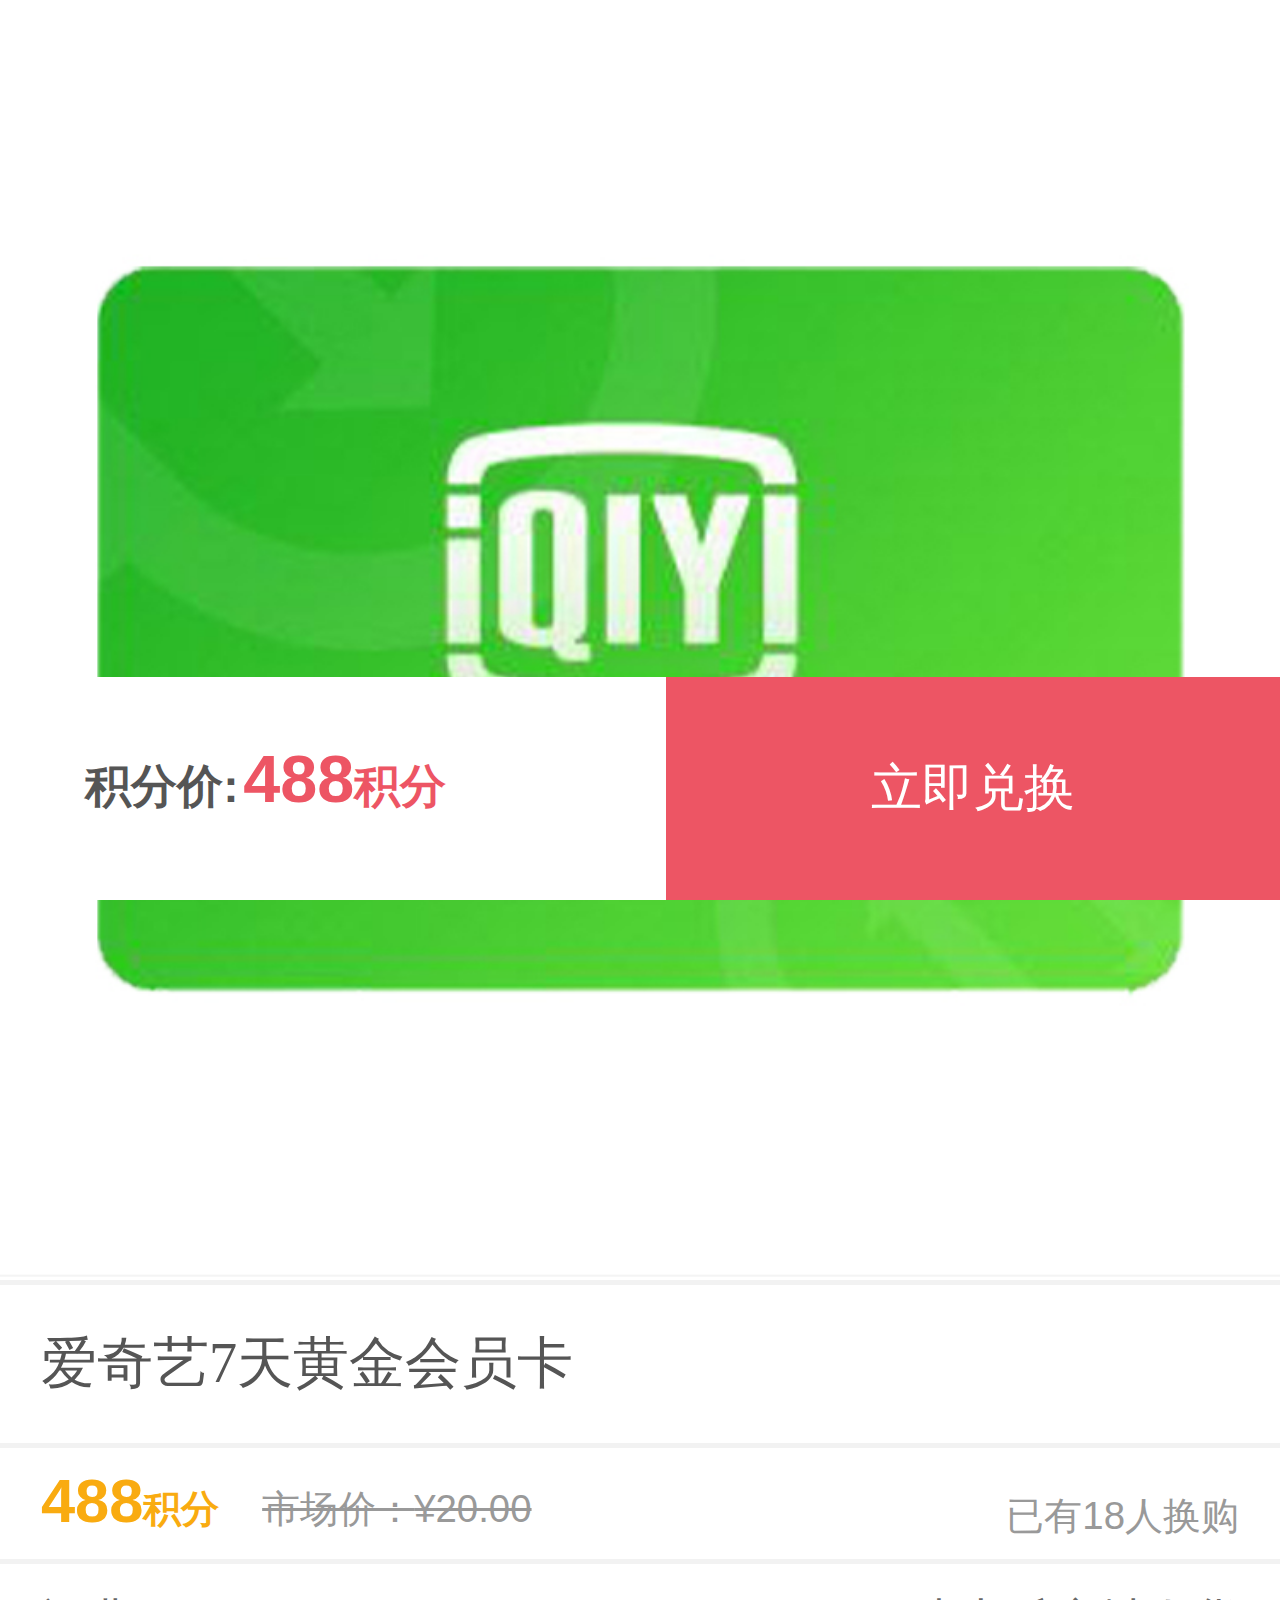
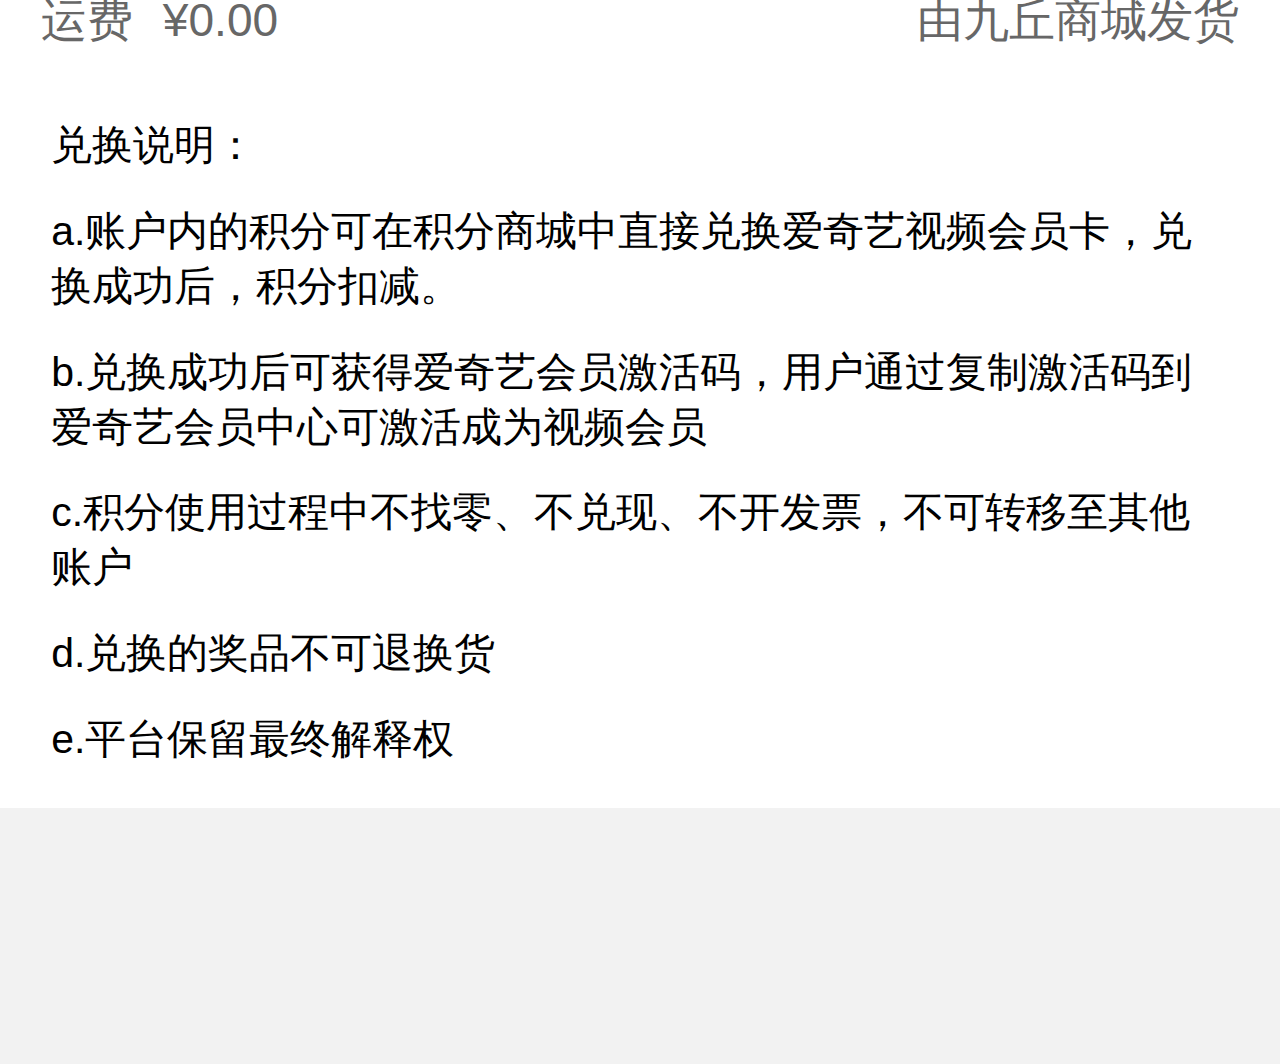
<file: html/videoVip.html>
<!DOCTYPE html>
<html lang="en">
<head>
    <meta charset="UTF-8">
    <meta name="viewport" content="width=device-width, maximum-scale=1, minimum-scale=1, user-scalable=no">
    <title>商品详情</title>
    <link rel="stylesheet" href="../css/reset.css">
    <link rel="stylesheet" href="../css/goods.css">
</head>
<body>
<div class="swiper-container">
    <img src="../images/videoVip.png" alt="">
</div>
<div class="goodsTitle">爱奇艺7天黄金会员卡</div>
<div class="goodsMain">
    <span class="num">488<span class="unit">积分</span></span>
    <p class="originalPrice">市场价：<span>¥20.00</span></p>
    <span class="exchangeState">已有18人换购</span>
</div>
<div class="sendBox">
    <span>运费</span>
    <span class="freight">¥0.00</span>
    <span class="from">由九丘商城发货</span>
</div>
<!--<div class="goodsInfo">-->
<!--<img src="../images/goodinfo.png" alt="">-->
<!--</div>-->
<div class="tips">
    <p>兑换说明：</p>
    <p>a.账户内的积分可在积分商城中直接兑换爱奇艺视频会员卡，兑换成功后，积分扣减。</p>
    <p>b.兑换成功后可获得爱奇艺会员激活码，用户通过复制激活码到爱奇艺会员中心可激活成为视频会员</p>
    <p>c.积分使用过程中不找零、不兑现、不开发票，不可转移至其他账户</p>
    <p>d.兑换的奖品不可退换货</p>
    <p>e.平台保留最终解释权</p>
</div>
<div class="buyBox">
    <div class="buyLeft">
        <span class="name">积分价:</span>
        <span class="num2">488<span class="unit2">积分</span></span>
    </div>
    <a class="sendBuy canBuy" href="./videoConfirm.html">立即兑换</a>
</div>
</body>
</html>
</file>
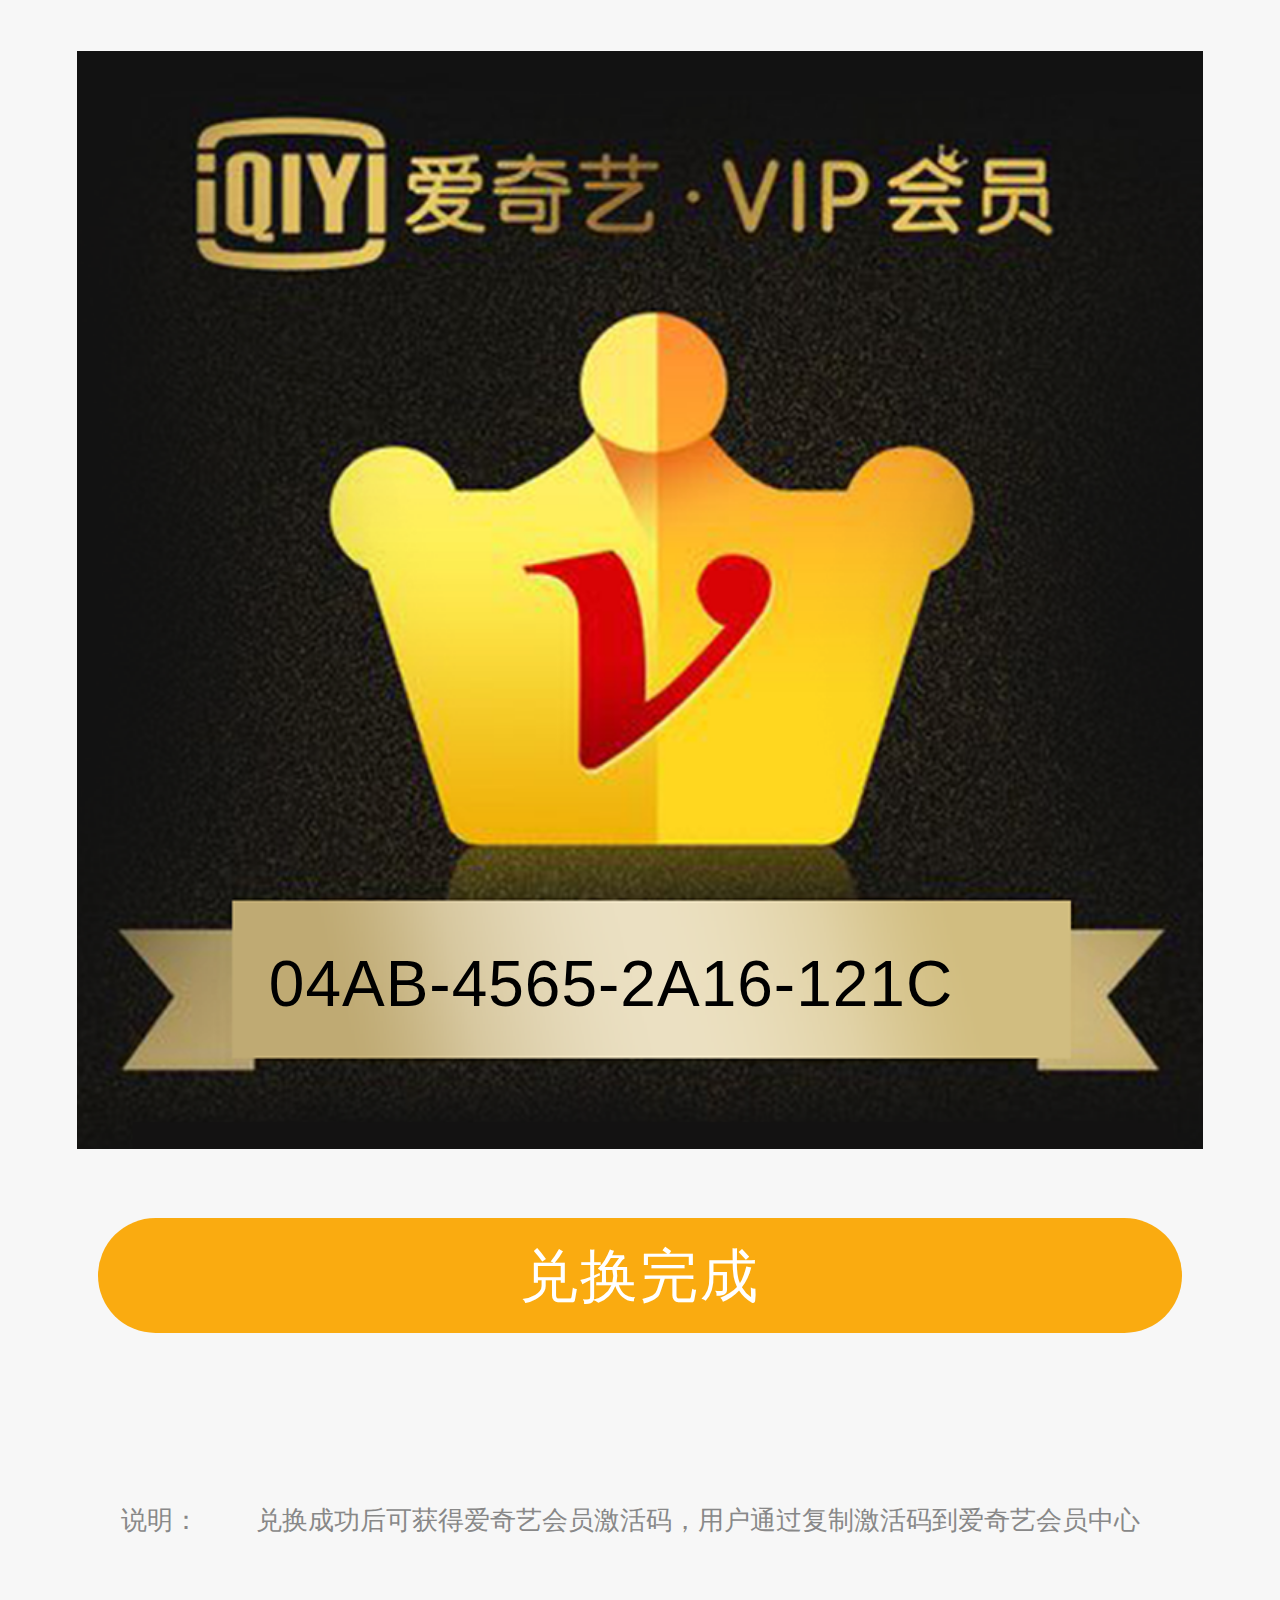
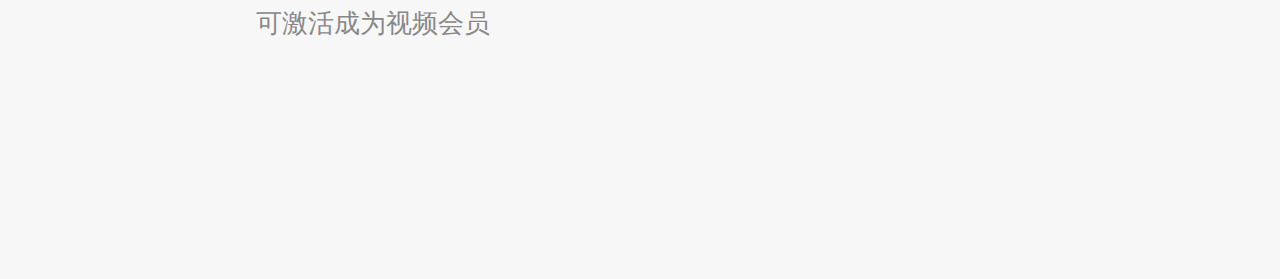
<file: html/vipSuccess.html>
<!DOCTYPE html>
<html lang="en">
<head>
    <meta charset="UTF-8">
    <meta name="viewport" content="width=device-width, maximum-scale=1, minimum-scale=1, user-scalable=no">
    <title>换购成功</title>
    <script src="../js/flex.js"></script>
    <script src="../js/jquery.min.js"></script>
    <script src="../js/clipboard.min.js"></script>
    <link rel="stylesheet" href="../css/reset.css">
    <link rel="stylesheet" href="../css/exchanged.css">
</head>
<body>
<div class="header">
    <img class="headerImg" src="../images/aiqiyiVip.png" alt="">
    <div class="prizeBox">
        <div class="vipPrize" id="copyVal">04AB-4565-2A16-121C</div>
    </div>
</div>
<div class="content">
    <a href="./success.html" class="toSuccess">兑换完成</a>
    <div class="tips2">
        <span class="tipsHead">说明：</span>
        <span class="tipsMain">兑换成功后可获得爱奇艺会员激活码，用户通过复制激活码到爱奇艺会员中心可激活成为视频会员</span>
    </div>
</div>
</body>
</html>
</file>
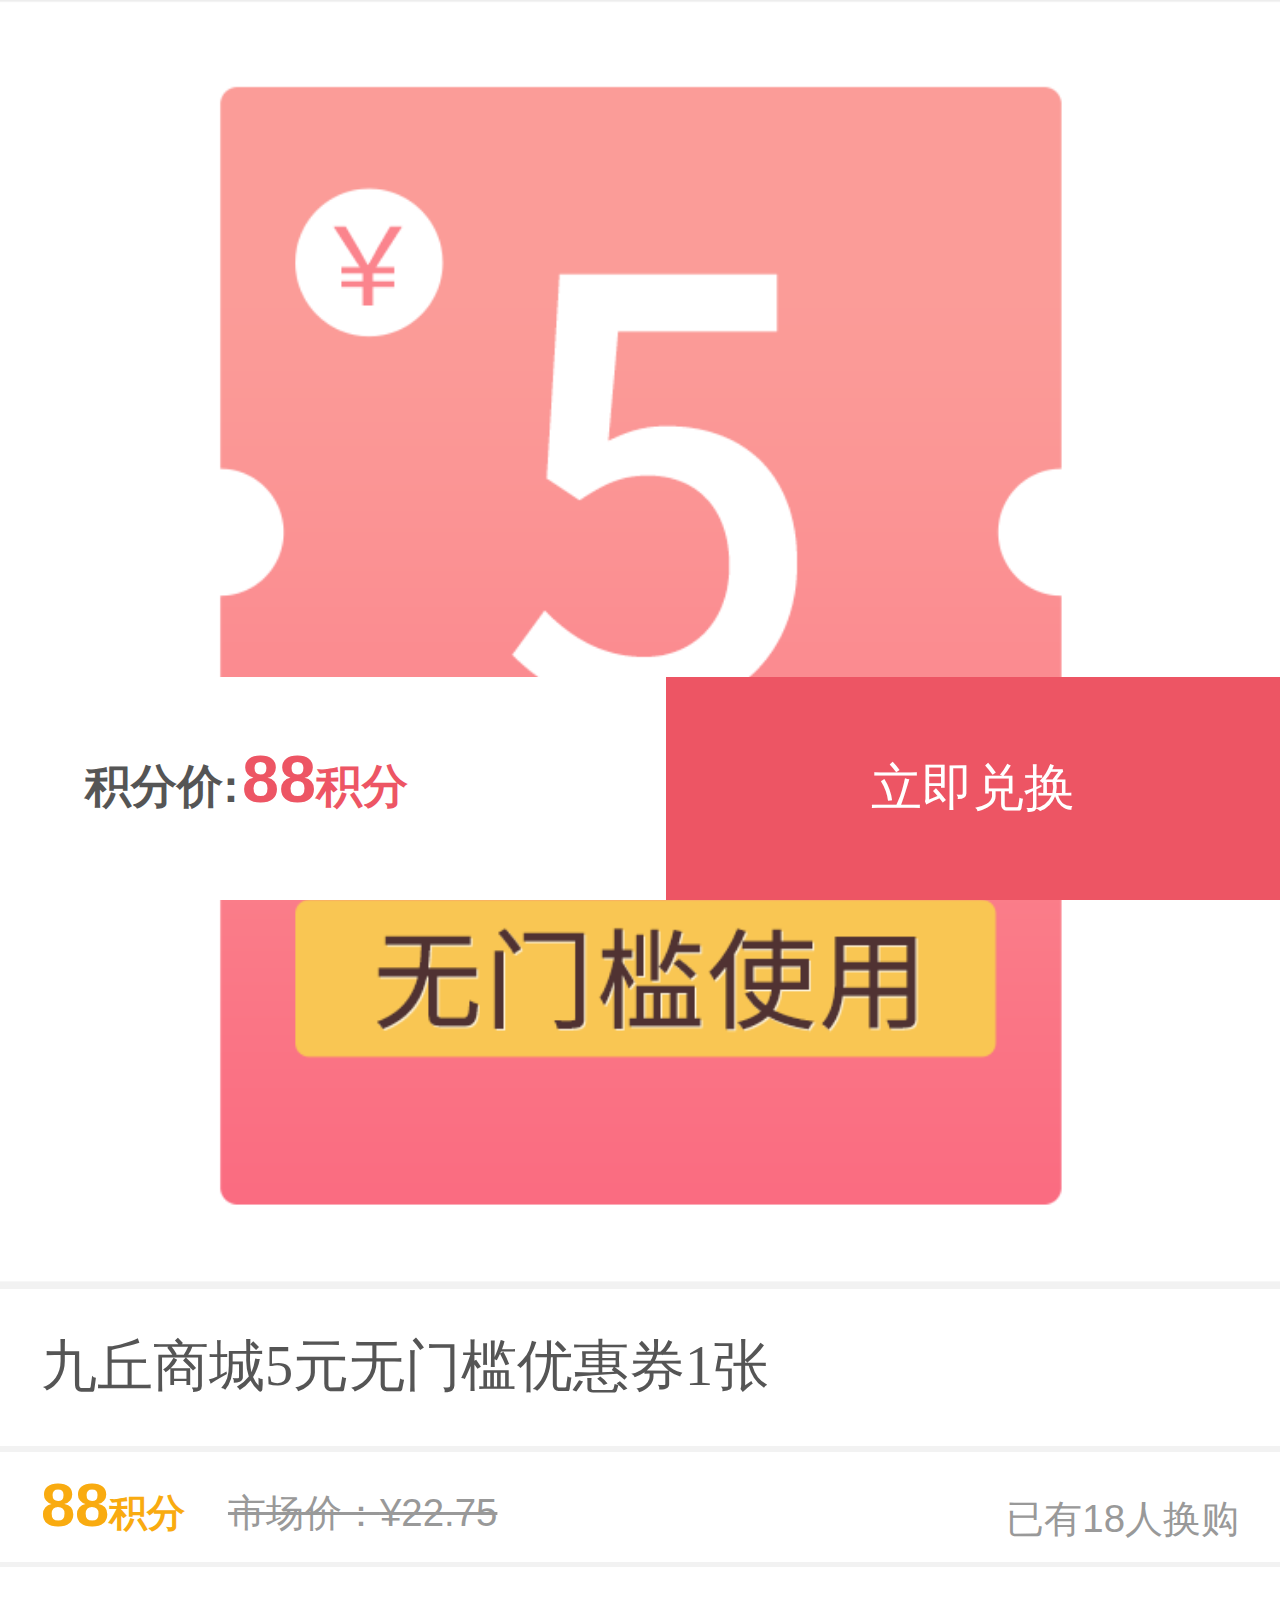
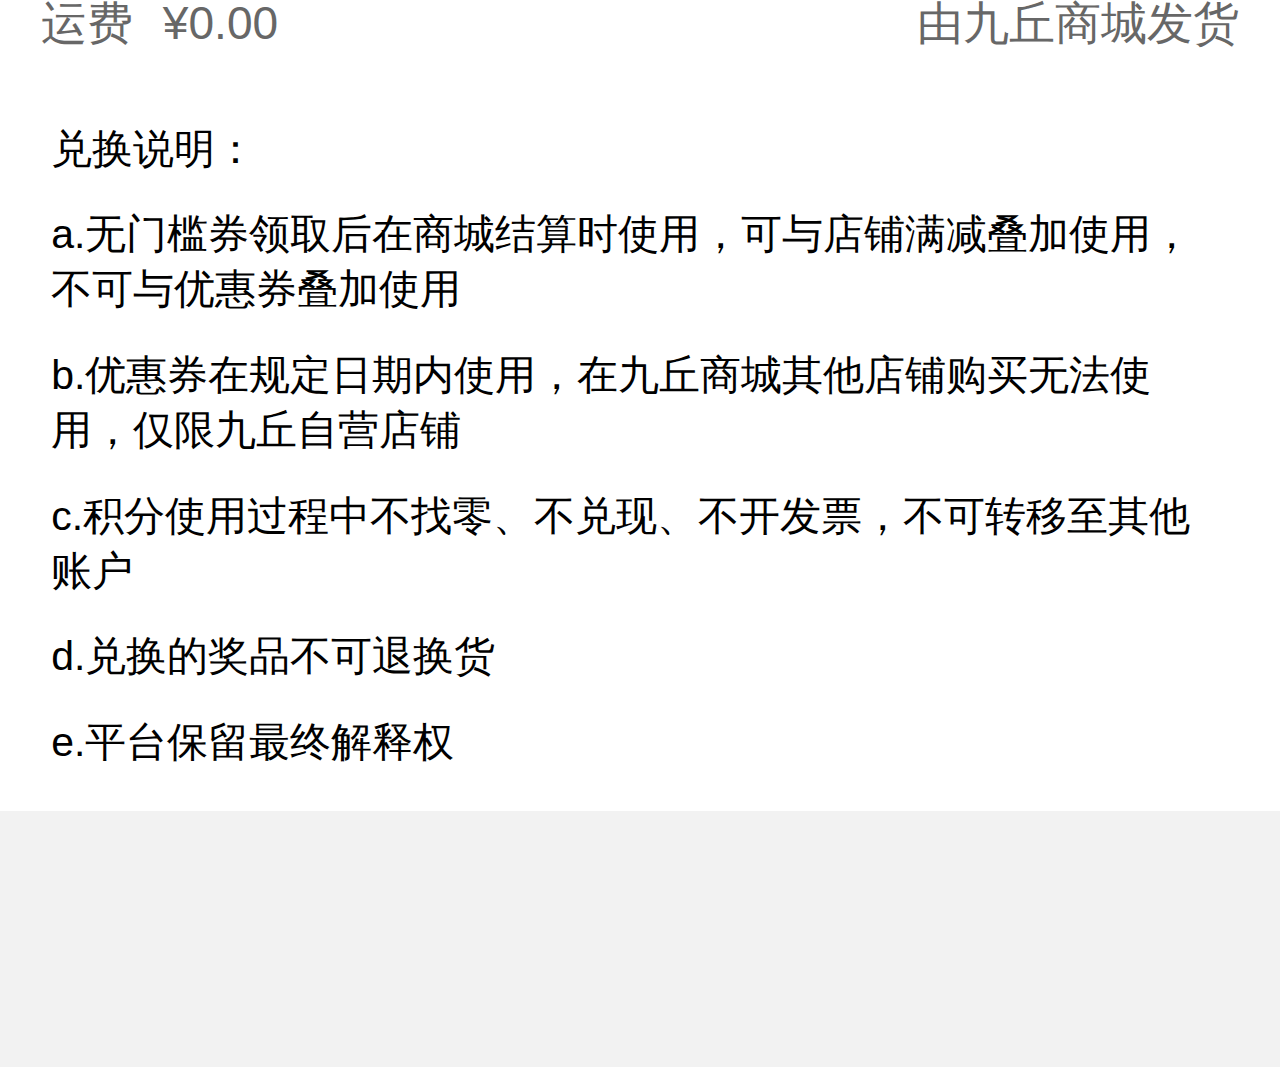
<file: html/voucher.html>
<!DOCTYPE html>
<html lang="en">
<head>
    <meta charset="UTF-8">
    <meta name="viewport" content="width=device-width, maximum-scale=1, minimum-scale=1, user-scalable=no">
    <title>商品详情</title>
    <script src="../js/flex.js"></script>
    <link rel="stylesheet" href="../css/reset.css">
    <link rel="stylesheet" href="../css/goods.css">
</head>
<body>
<div class="swiper-container">
    <img src="../images/voucherImg.png" alt="">
</div>
<div class="goodsTitle">九丘商城5元无门槛优惠券1张</div>
<div class="goodsMain">
    <span class="num"> 88<span class="unit">积分</span></span>
    <p class="originalPrice">市场价：<span>¥22.75</span></p>
    <span class="exchangeState">已有18人换购</span>
</div>
<div class="sendBox">
    <span>运费</span>
    <span class="freight">¥0.00</span>
    <span class="from">由九丘商城发货</span>
</div>
<!--<div class="goodsInfo">-->
    <!--<img src="../images/goodinfo.png" alt="">-->
<!--</div>-->
<div class="tips">
    <p>兑换说明：</p>
    <p>a.无门槛券领取后在商城结算时使用，可与店铺满减叠加使用，不可与优惠券叠加使用</p>
    <p>b.优惠券在规定日期内使用，在九丘商城其他店铺购买无法使用，仅限九丘自营店铺</p>
    <p>c.积分使用过程中不找零、不兑现、不开发票，不可转移至其他账户</p>
    <p>d.兑换的奖品不可退换货</p>
    <p>e.平台保留最终解释权</p>
</div>
<div class="buyBox">
    <div class="buyLeft">
        <span class="name">积分价:</span>
        <span class="num2">88<span class="unit2">积分</span></span>
    </div>
    <a class="sendBuy canBuy" href="./voucher.html">立即兑换</a>
</div>
</body>
</html>
</file>
<file: css/confirm.css>
.exchangeGoods{
    width: 2.5rem;
    height: 2.5rem;
    display: inline-block;
    float: left;
}
.infoMain{
    font-size: 0.5rem;
    color: #000000;
    display: inline-block;
    float: left;
    padding: 0.15rem 0;
}
.content{
    padding: 0.6rem 0.3rem;
    background:#ffffff;
}
.box{
    overflow: hidden;
    padding-bottom: 0.6rem;
}
.num{
    font-size: 0.4rem;
    margin-top: 1rem;
}
.need{
    font-size: 0.5rem;
    padding-top: 0.6rem;
    border-top: 2px solid #eeeeee;
    overflow: hidden;
}
.title{
    color: #999999;
    float: left;
}
.price{
    color: #fea900;
    float: right;
}
.buyBox{
    width: 100%;
    background-color: #ffffff;
    position: fixed;
    bottom: 0;
}
.num2{
    font-size: 0.6rem;
    color: #ed5564;
    font-weight: 600;
}
.unit2{
    font-size: 0.32rem;
    color: #ed5564;
}
.buyLeft{
    display: inline-block;
    padding-right: 1rem;
    padding-left: 1.5rem;
}
.sendBuy{
    display: inline-block;
    color: #ffffff;
    font-size: 0.47rem;
    padding: 0.5rem 1.74rem;
    position: relative;
    right: -0.5rem;
}
.canBuy{
    background-color: #ed5564!important;
}
</file>
<file: css/exchanged.css>
.header{
    padding: 0.4rem 0.6rem;
}
.prizeBox{
    text-align: center;
    position: absolute;
    top:7.4rem;
    left: 1.6rem;
}
.prize {
    font-size: 0.5rem;
    letter-spacing: 2px;
    color: #d63e3d;
}
.copy{
    display: inline-block;
    font-size: 0.4rem;
    color: #ffffff;
    background-color: #f26e5f;
    padding: 0.1rem 0.5rem;
    border-radius: 0.4rem;
    box-shadow: 2px 2px 1px #d01b22;
    margin-top: 1.1rem;
    border:none;
}
.tips{
    font-size: 0.33rem;
    margin-top: 0.2rem;
}
.toShop{
    font-size: 0.5rem;
    background-color: #d63e3d!important;
    color: #ffffff;
    letter-spacing: 2px;
    padding: 0.2rem 3.3rem;
    border-radius: 0.5rem;
}
.content{
    text-align: center;
    padding-top: 0.3rem;
}
.tips2{
    font-size: 0.2rem;
    color: #888888;
    padding: 1.2rem 0.5rem;
    line-height: 0.8rem;
    overflow: hidden;
}
.tipsHead{
    display: inline-block;
    width: 1.5rem;
    height: 2rem;
    float: left;
}
.tipsMain{
    display: inline-block;
    width: 7rem;
    height: 2rem;
    float: left;
    text-align: left;
}
/*VIP兑换*/
.vipPrize{
    font-size: 0.5rem;
    letter-spacing: 1px;
    color: #000000;
    padding-left: 0.5rem;
}
.toSuccess{
    font-size: 0.45rem;
    background-color: #faab10!important;
    color: #ffffff;
    letter-spacing: 2px;
    padding: 0.2rem 3.3rem;
    border-radius: 0.5rem;
}
</file>
<file: css/goodsList.css>
.content{
    background-color: #f2f2f2;
}
.exchangeRecord{
    background-color: #ffffff;
    padding: 0.4rem 0.3rem;
}
.title{
    display: inline-block;
    font-size: 0.50rem;
    color: #000000;
    font-weight: 600;
    letter-spacing:2px;
}
.icon3{
    display: inline-block;
    width: 5px;
    height: 0.50rem;
    background-color: #f9ab10;
    margin-right: 0.3rem;
    position: relative;
    top: 0.08rem;
}
.query{
    display: inline-block;
    text-align: center;
}
.query a{
    font-size: 0.35rem;
    color: #000000;
}
.queryBox{
    padding-left: 0.65rem ;
    margin-top: 0.3rem;
}
.icon{
    display: inline-block;
    width: 2px;
    height: 0.35rem;
    background-color: #f9ab10;
    margin:0 0.60rem;
    position: relative;
    top: 0.05rem;
}
.goodsContent{
    background-color: #ffffff;
    margin-top: 0.2rem;
    padding: 0.4rem 0.3rem;
}
.goodsContent ul{
    margin-top: 0.5rem;
}
.num{
    display: inline-block;
    font-size: 0.47rem;
    color: #f9ab10;
    font-weight: 600;
    margin-top: 0.2rem;
    float: left;
}
.unit{
    font-size: 0.32rem;
    color: #f9ab10;
}
.goodsImg{
    width: 2rem;
    height: 2rem;
    padding: 0.1rem 0.2rem;
    float: left;
}
.goodsInfo{
    float: left;
    width: 3.2rem;
    padding-top: 0.1rem;
    line-height: 0.6rem;
    padding-left: 0.36rem;
}
.goodsTitle{
    font-size: 0.34rem;
    color: #000000;
    font-weight: bold;
    float: left;
}
.goodsList{
    overflow: hidden;
    background-color: #fefcfc;
    padding: 0.2rem 0.2rem;
    margin-bottom: 0.2rem;

}
.takenNum{
    font-size: 0.3rem;
    margin-right: 1rem;
    float: left;
}
.btnBox{
    display: inline-block;
    float: right;
    padding:0.1rem  0.4rem;
}
.stock{
    font-size: 0.3rem;
    text-align: center;
    padding-top: 0.1rem;
    padding-bottom: 0.12rem;
}
.btnBox a{
    display: inline-block;
    font-size: 0.3rem;
    color: #ffffff;
    padding: 0.15rem 0.43rem;
    border-radius: 20px;
}
.cant{
    background-color: #a0a0a0!important;
}
.can{
    background-color: #feb401!important;
}
.ma-0{
    margin: 0;
}
</file>
<file: css/invite.css>
body{
    background: url("../images/invieBg.jpg") no-repeat;
    background-size: 100% 100%;
    text-align: center;
}
html,body {
    width: 100%;
    height: 100%;
}
.content{
    text-align: center;
    padding: 1rem 0.4rem;

}
.title{
    font-size: 1rem;
    color: #FFffff;
    margin-bottom: 0.2rem;
}
.icon{
    display: inline-block;
    width: 0.7rem;
    height: 0.7rem;
    float: left;
    margin-top: 0.05rem;
}
.couponTitle{
    float: left;
}
.couponTitle{
    font-size: 0.32rem;
    background-color: #f9e6df;
    border-radius: 0.5rem;
    line-height: 0.8rem;
    padding:0 0.9rem;
    margin:0.7rem 0 0.3rem 1.1rem;
    color: #d53f40;
}
.box{
    overflow: hidden;
    display: inline-block;
}
.text1{
    font-size: 0.32rem;
    color: #c10000!important;
}
.textNum{
    color: #c10000!important;
}
.textRMB{
    color: #c10000!important;
}
.coupon{
    display: inline-block;
    width: 6.5rem;
    color: #FFffff;
    overflow: hidden;
    background: url("../images/couponBg.png") no-repeat;
    background-size: 100% 100%;
    padding-left: 0.5rem;
    box-shadow: 1px 1px 1px #ab1f1e;
}
.iconRmb{
    font-size: 0.4rem;
    float: left;
    margin-top: 0.3rem;
    position: relative;
    left: 0.1rem;
}
.num{
    font-size: 1.2rem;
    font-weight: bold;
    float: left;
    padding-top: 0.2rem;
}
.tipsBox{
    display: inline-block;
    padding: 0.45rem 0.1rem;
    float: left;
}
.tips1{
    font-size: 0.37rem;
    color: #fbd9d7;
}
.tips2{
    font-size: 0.40rem;
}
.num2{
    float: left;
    font-size: 0.8rem;
    margin-left: 0.95rem;
    margin-top: 0.4rem;
}
.inviteBtn{
    border: none;
    background-color: #faab10;
    color: #FFffff;
    font-size: 0.4rem;
    letter-spacing: 2px;
    padding: 0.2rem 3.3rem;
    border-radius: 0.5rem;
    box-shadow: 2px 2px 1px #ab1f1e;
}
.vipPrize{
    font-size: 0.5rem;
    letter-spacing: 1px;
    color: #000000;
    padding-left: 0.5rem;
}

.prize {
    font-size: 0.45rem;
    letter-spacing: 1px;
    color: #d73d3b;
    background-color: #f9e6df;
    margin-top:0.5rem;
}
.tips{
    font-size: 0.33rem;
    margin-top: 0.2rem;
}
.successBox{
    background-color: #FFffff;
    padding: 0.7rem 0.7rem;
    border-radius: 0.8rem;
    margin-top: 1rem;
}
.copy{
    display: inline-block;
    font-size: 0.4rem;
    color: #ffffff;
    background-color: #f26e5f;
    padding: 0.1rem 0.5rem;
    border-radius: 0.4rem;
    box-shadow: 2px 2px 1px #d01b22;
    margin-top: 0.8rem;
    border:none;
}
.successTitle{
    font-size: 0.52rem;
    color: #000000;
    font-weight: bold;
}
.successContent{
    text-align: center;
    padding: 1rem 1.2rem;
}
</file>
<file: css/inviteSuccess.css>
body{
    background:#d63e3d;
    text-align: center;
}
html,body {
    width: 100%;
    height: 100%;
}
.title{
    font-size: 1rem;
    color: #FFffff;
}
.inviteBtn{
    background-color: #faab10!important;
    color: #FFffff;
    font-size: 0.42rem;
    padding: 0.2rem 3.3rem;
    border-radius: 0.5rem;
    box-shadow: 2px 2px 1px #ab1f1e;
}
.vipPrize{
    font-size: 0.5rem;
    letter-spacing: 1px;
    color: #000000;
    padding-left: 0.5rem;
}

.prize {
    font-size: 0.45rem;
    letter-spacing: 1px;
    color: #d73d3b;
    background-color: #f9e6df;
    margin-top:0.5rem;
    padding: 0.1rem 0;
}
.tips{
    color: #9a9a9a;
    font-size: 0.35rem;
    margin-top: 0.2rem;
}
.successBox{
    background-color: #FFffff;
    padding: 0.7rem 0.7rem;
    border-radius: 0.8rem;
    margin-top: 1rem;
    box-shadow: 2px 2px 1px #ab1f1e;
}
.copy{
    display: inline-block;
    font-size: 0.4rem;
    color: #ffffff;
    background-color: #f26e5f;
    padding: 0.1rem 0.5rem;
    border-radius: 0.4rem;
    box-shadow: 2px 2px 1px #d01b22;
    margin-top: 0.8rem;
    border:none;
}
.successTitle{
    font-size: 0.52rem;
    color: #000000;
    font-weight: bold;
}
.successContent{
    text-align: center;
    padding: 1rem 1.2rem;
}
.useTips{
    padding: 0 1.5rem;
    margin-top: 1rem;
}
.useTips p{
    font-size: 0.4rem;
    color: #ffffff;
    text-align: left;
    margin-bottom: 0.1rem;
}
</file>
<file: css/poster.css>
body{
    background: url("../images/posterBg.jpg")no-repeat;
    background-size: 100% 100%;
}
html,body {
    width: 100%;
    height: 100%;
}
body {
    padding-top: constant(safe-area-inset-top);
    padding-right: constant(safe-area-inset-right);
    padding-bottom: constant(safe-area-inset-bottom);
    padding-left: constant(safe-area-inset-left);
}
.content{
    padding:1rem 1rem 0 1rem ;
    color: #ffffff;
}
.week{
    font-size: 0.5rem;
    font-weight:lighter;
    padding: 0 0.3rem;
    border: 1px solid #ffffff;
    letter-spacing: 5px;
}
.date{
    font-size: 1.4rem;
    font-weight: 600;
    letter-spacing: 5px;
}
.month{
    font-size: 1.4rem;
    font-weight: 600;
    letter-spacing: 5px;
}
.icon{
    display: block;
    width: 1rem;
    height: 0.5rem;
    background: url("../images/line2.png") no-repeat;
    background-size: cover;
    margin-left: 0.5rem;
}
.main{
    font-size: 0.36rem;
    letter-spacing: 0.11rem;
    line-height: 2.5em;
    padding: 0.4rem 0;
    margin-top: 0.5rem;
    border-top:1px solid #ffffff;
}
.author{
    font-size:0.38rem;
    text-align: right;
    letter-spacing: 0.15rem;
}
.shareBtn{
    display: inline-block;
    font-size: 0.37rem;
    border: none;
    border-radius: 0.5rem;
    color: #000000;
    background-color: #ffffff;
    padding: 0.2rem 0.6rem;
    margin-top:1.5rem;
    float: left;
}
.codeBox{
    display: inline-block;
    padding: 0.08rem 0.08rem;
    background-color: #ffffff;
    border-radius: 5px;
    float: left;
    margin-left: 2.8rem;
}
.code{
    width: 2.2rem;
    height: 2.2rem;
}
.codetitle{
    display: inline-block;
    width: 4.1rem;
    height: 1.2rem;
    float: right;
    margin-top: 0.6rem;
}
.footer{
    overflow: hidden;
    margin-top: 1.7rem;
}
.shareNav{
    width: 100%;
    text-align: center;
    background-color:#dcdcdc ;
    position: fixed;
    bottom: 0;
}
.shareNav ul{
    overflow: hidden;
}
.shareTitle{
    font-size: 0.43rem;
    font-family: monospace;
    color: #666666;
    padding: 0.3rem 0;
}
.share{
    width: 1.2rem;
    height: 1.2rem;
    background: url("../images/share1.png") no-repeat;
    background-size: cover;
}
.shareName{
    display: block;
    font-size: 0.4rem;
}
.share2{
    width: 1.2rem;
    height: 1.2rem;
    background: url("../images/share2.png") no-repeat;
    background-size: cover;
}
.share3{
    width: 1.2rem;
    height: 1.2rem;
    background: url("../images/share3.png") no-repeat;
    background-size: cover;
}
.shareList span{
    display: inline-block;
}
.shareList{
   width: 2rem;
   float: left;
    padding: 0.3rem 0.6rem;
}
.btnClose{
    font-size: 0.45rem;
    color: #666666;
    border-top:1px solid #666666;
    padding: 0.25rem 0;
}
.shareBox{
   position: absolute;
    top: 0;
    width: 100%;
    height: 100%;
    background: rgba(0,0,0,0.3);
    display: none;
}
</file>
<file: css/record.css>
body{
    background-color: #ffffff;
}
.content{
    padding: 0.8rem 0.5rem;
}
.content ul{
    overflow: hidden;
}
.buyTime{
    font-size: 0.33rem;
    color: #b5b5b5;
    letter-spacing: 0.05rem;
    margin-bottom: 0.25rem;
}
.mr-15{
    margin-right: 0.1rem;
}
.recordIcon{
    display: inline-block;
    width: 1.3rem;
    height: 1.3rem;
    float: left;

}
.infoMain{
    height: 0.5rem;
    float: left;
    margin-left: 0.3rem;
}
.name{
    font-size: 0.4rem;
    color: #000000;
    padding-right: 1.8rem;
    margin-bottom: 0.2rem;
}
.consume{
    float: left;
    font-size: 0.35rem;
    color: #000000;
    padding-left: 1rem;
}
.num{
    font-size: 0.32rem;
    color: #b5b5b5;
}
.infoBox{
     padding: 0.3rem 0;
    margin-bottom: 0.3rem;
}
.info{
    overflow: hidden;
}
</file>
<file: css/websign.css>
body{
	text-align: center;
}
.sign table {
	border-collapse: collapse;
	border-spacing: 0;
	width: 100%;
}
.sign th,
.sign td {
	height: 0.8rem;
	text-align: center;
	line-height: 0.8rem;
	border-bottom: 0.01rem solid #e3e3e3;
}

.sign th {
	font-size: 0.28rem;
}

.sign td {
	font-size: 0.32rem;
	color: #404040;
	vertical-align: middle;
	padding: 0.2rem 0.2rem;
}

.sign .on {
	padding: -0.1rem;
	background: url(../images/sign.png) no-repeat right 0.05rem bottom 0.05rem;
	background-size:0.3rem 0.3rem;
	color: #dc4d4f;
	font-weight: bold;
	background-position:0.56rem 0.8rem;
}

.calendar_month_next,
.calendar_month_prev {
	width: 1.5rem;
	height: 0.8rem;

}

.calendar_month_next {
	float: right;
	background: url(../images/right.png) no-repeat left center;
	background-size:30% 50%;
	padding-top: 0.2rem;
}
.calendar_month_prev {
	float: left;
	background: url(../images/left.png) no-repeat right center;
	background-size:30% 50%;
	padding-top: 0.2rem;
}

.calendar_month_span {
	display: inline;
	line-height: 0.8rem;
	font-size: 0.30rem;
	color: #000;
	letter-spacing: 0.02rem;
	font-weight: bold;
}


.sign_succ_calendar_title {
	text-align: center;
	width: 100%;
	line-height: 0.8rem;
	border-bottom: 0.01rem solid #e3e3e3;
	background: #fff;
}

.sign_main {
	width: 100%;
	height: auto;
	background: #fff;
	border-top: 0.01rem solid #e3e3e3;
}
.headImg{
	width: 1.9rem;
	height: 1.9rem;
	border-radius: 50%;
	display: inline-block;
}
.numBox{
	width: 2.4rem;
	overflow: hidden;
	margin: 0 auto;
	padding:0 0.2rem;
	text-align: center;
}
.icon{
	display: inline-block;
	width: 0.6rem;
	height: 0.6rem;
	background: url("../images/star.png") no-repeat;
	background-size:cover;
	float: left;
	margin-top: 0.15rem;
	margin-left: 0.35rem;
}
.accumulatePoints{
	font-size: 0.7rem;
	color: #feb401;
	display: inline-block;
	float: left;
}
.numInfo{
	font-size:0.45rem;
	color: #ffffff;
	float: left;
	margin-left: 2rem;
	margin-top: 0.1rem;

}
.content{
	overflow: hidden;
	text-align: center;
	padding: 2.5rem 0.5rem 0.5rem 0.5rem;
	background-color: #eb847b;
}
.infoBox{
	width: 6rem;
	height: 1rem;
	margin: 0.1rem auto 0 auto;
	background: url("../images/pointsbg.png") no-repeat;
	background-size:cover;
}
</file>
<file: css/submit.css>
body{
    background-color: #f5f5f5;
}
.content{
   margin-top: 1rem;
}
.icon{
    display: inline-block;
    width: 0.6rem;
    height: 0.6rem;
    float: left;
    margin-right: 0.3rem;
}
.formList{
    font-size: 0.4rem;
    color: #666666;
    background-color: #ffffff;
    padding: 0.5rem 0.5rem;
    margin-bottom: 0.3rem;
}
input{
    width: 6rem;
    border:none;
    padding: 0.1rem 0;
}
.exchangeGoods{
    width: 2.5rem;
    height: 2.5rem;
    display: inline-block;
    float: left;
}
.infoMain{
    font-size: 0.42rem;
    color: #000000;
    display: inline-block;
    float: left;
    padding: 0.15rem 0;
    letter-spacing: 1px;
}
.num{
    font-size: 0.4rem;
    margin-top: 1rem;
}
.buyBox{
    width: 100%;
    background-color: #ffffff;
    position: fixed;
    bottom: 0;
}
.num2{
    font-size: 0.6rem;
    color: #ed5564;
    font-weight: 600;
}
.unit2{
    font-size: 0.32rem;
    color: #ed5564;
}
.buyLeft{
    display: inline-block;
    padding-right: 1rem;
    padding-left: 1.5rem;
}
.sendBuy{
    display: inline-block;
    color: #ffffff;
    font-size: 0.47rem;
    padding: 0.5rem 1.74rem;
    position: relative;
    right: -0.5rem;
}
.canBuy{
    background-color: #ed5564!important;
}
.storeLogo{
    display: inline-block;
    width: 0.45rem;
    height: 0.45rem;
    float: left;
    margin-top: 0.1rem;
}
.storeName{
    font-size: 0.45rem;
    color: #000000;
    padding-left: 0.2rem;
    float: left;

}
.goodsInfo{
    background-color: #ffffff;
}
.infoBox{
    overflow: hidden;
    padding: 0.5rem 0.2rem;
}
.store{
    overflow: hidden;
    padding:0.4rem 0 0.4rem 0.5rem;
    border-bottom: 1px solid #f5f5f5;
}
.price{
    color: #d73242;
}
.goodsNum{
    float: right;
    margin-left: 4rem;

}
.priceBox{
    margin-top: 1rem;
}
</file>
<file: css/success.css>
body{
    background-color: #f4f4f4;
}
.toIndex{
    display: inline-block;
    font-size: 0.45rem;
    color:#f16a3d;
    background-color: #f9e6df!important;
    padding: 0.25rem 3.5rem;
    border-radius: 0.7rem;
    margin-bottom: 0.3rem;
}
.shareBtn{
    display: inline-block;
    font-size:0.45rem;
    border:none;
    color: #ffffff;
    background-color: #faab10;
    padding: 0.25rem 3.5rem;
    border-radius: 0.7rem;
}
.btnBox{
    text-align: center;
}
.tips{
    font-size: 0.34rem;
    color: #888888;
    padding: 1.2rem 1rem;
    line-height: 0.8rem;
    overflow: hidden;
}
.tipsHead{
  display: inline-block;
    width: 1.5rem;
    height: 2rem;
    float: left;
}
.tipsMain{
    display: inline-block;
    width: 5.8rem;
    height: 2rem;
    float: left;
    text-align: left;
}


.shareNav{
    width: 100%;
    text-align: center;
    background-color:#dcdcdc ;
    position: fixed;
    bottom: 0;
}
.shareNav ul{
    overflow: hidden;
}
.shareTitle{
    font-size: 0.43rem;
    font-family: monospace;
    color: #666666;
    padding: 0.3rem 0;
}
.share{
    width: 1.2rem;
    height: 1.2rem;
    background: url("../images/share1.png") no-repeat;
    background-size: cover;
}
.shareName{
    display: block;
    font-size: 0.4rem;
}
.share2{
    width: 1.2rem;
    height: 1.2rem;
    background: url("../images/share2.png") no-repeat;
    background-size: cover;
}
.shareList span{
    display: inline-block;
}
.shareList{
    text-align: center;
    width: 2rem;
    float: left;
    padding: 0.3rem 1.5rem;

}
.btnClose{
    font-size: 0.6rem;
    color: #666666;
    border-top:1px solid #666666;
    padding: 0.25rem 0;
}
.shareBox{
    position: absolute;
    top: 0;
    width: 100%;
    height: 100%;
    background: rgba(0,0,0,0.3);
    display: none;
}
</file>
<file: css/goods.css>
body{
    background-color: #f2f2f2;
    padding-bottom: 20vw;
}
.swiper-pagination-bullet-active{
    background-color: #feb401;
}
.swiper-pagination-bullet{
    opacity: 1;
}
@font-face {
  font-family: 'webfont';
  font-display: swap;
  src: url('//at.alicdn.com/t/webfont_opcav70pe9h.eot'); /* IE9*/
  src: url('//at.alicdn.com/t/webfont_opcav70pe9h.eot?#iefix') format('embedded-opentype'), /* IE6-IE8 */
  url('//at.alicdn.com/t/webfont_opcav70pe9h.woff2') format('woff2'),
  url('//at.alicdn.com/t/webfont_opcav70pe9h.woff') format('woff'), /* chrome、firefox */
  url('//at.alicdn.com/t/webfont_opcav70pe9h.ttf') format('truetype'), /* chrome、firefox、opera、Safari, Android, iOS 4.2+*/
  url('//at.alicdn.com/t/webfont_opcav70pe9h.svg#AlibabaPuHuiTiM') format('svg'); /* iOS 4.1- */
}
.goodsTitle{
    font-family: "webfont" !important;
    background-color: #ffffff;
    font-size: 4.4vw;
    margin-top: 0.4vw;
    padding: 3.2vw 3.2vw;
}
.goodsMain{
    background-color: #ffffff;
    font-size: 4.8vw;
    overflow: hidden;
    margin-top: 0.4vw;
    color: #999999;
    padding: 1.3333vw 3.2vw;
}
.num{
    font-size: 4.8vw;
    color: #f9ab10;
    font-weight: 600;
}
.unit{
    font-size: 3vw;
    color: #f9ab10;
}
.originalPrice{
    display: inline-block;
    font-size: 3vw;
    text-decoration: line-through;
    font-weight: 100;
    margin-left: 2vw;
}
.exchangeState{
    font-size: 3vw;
    float: right;
    margin-top: 2vw;
}
.sendBox{
    background-color: #ffffff;
    font-size: 3.6vw;
    overflow: hidden;
    margin-top: 0.4vw;
    color: #676767;
    padding: 2vw 3.2vw;
}
.freight{
    margin-left: 1.3333vw;
}
.from{
    float: right;
}
.goodsInfo{
    background-color: #ffffff;
    padding-bottom: 2vw;
    margin-bottom: 3.2vw;
}
.tips{
    font-size: 3.2vw;
    color: #000000;
    background-color: #ffffff;
    padding: 2vw 4vw;
}
.tips p{
    padding: 1.2vw 0;
}
.buyBox{
    width: 100%;
    background-color: #ffffff;
    position: fixed;
    bottom: 0;
}
.name{
    font-size: 3.6vw;
    font-weight: 600;
}
.num2{

    font-size: 5.2vw;
    color: #ed5564;
    font-weight: 600;
}
.unit2{
    font-size: 3.6vw;
    color: #ed5564;
}
.buyLeft{
    display: inline-block;
    float: left;
    padding: 5vw 6.6667vw;
}
.sendBuy{
    display: inline-block;
    color: #ffffff;
    font-size: 4vw;
    float: right;
    padding: 6vw 16vw;
}
.canBuy{
    background-color: #ed5564!important;
}
.cantBuy{
    background-color: #a0a0a0!important;
}
</file>
